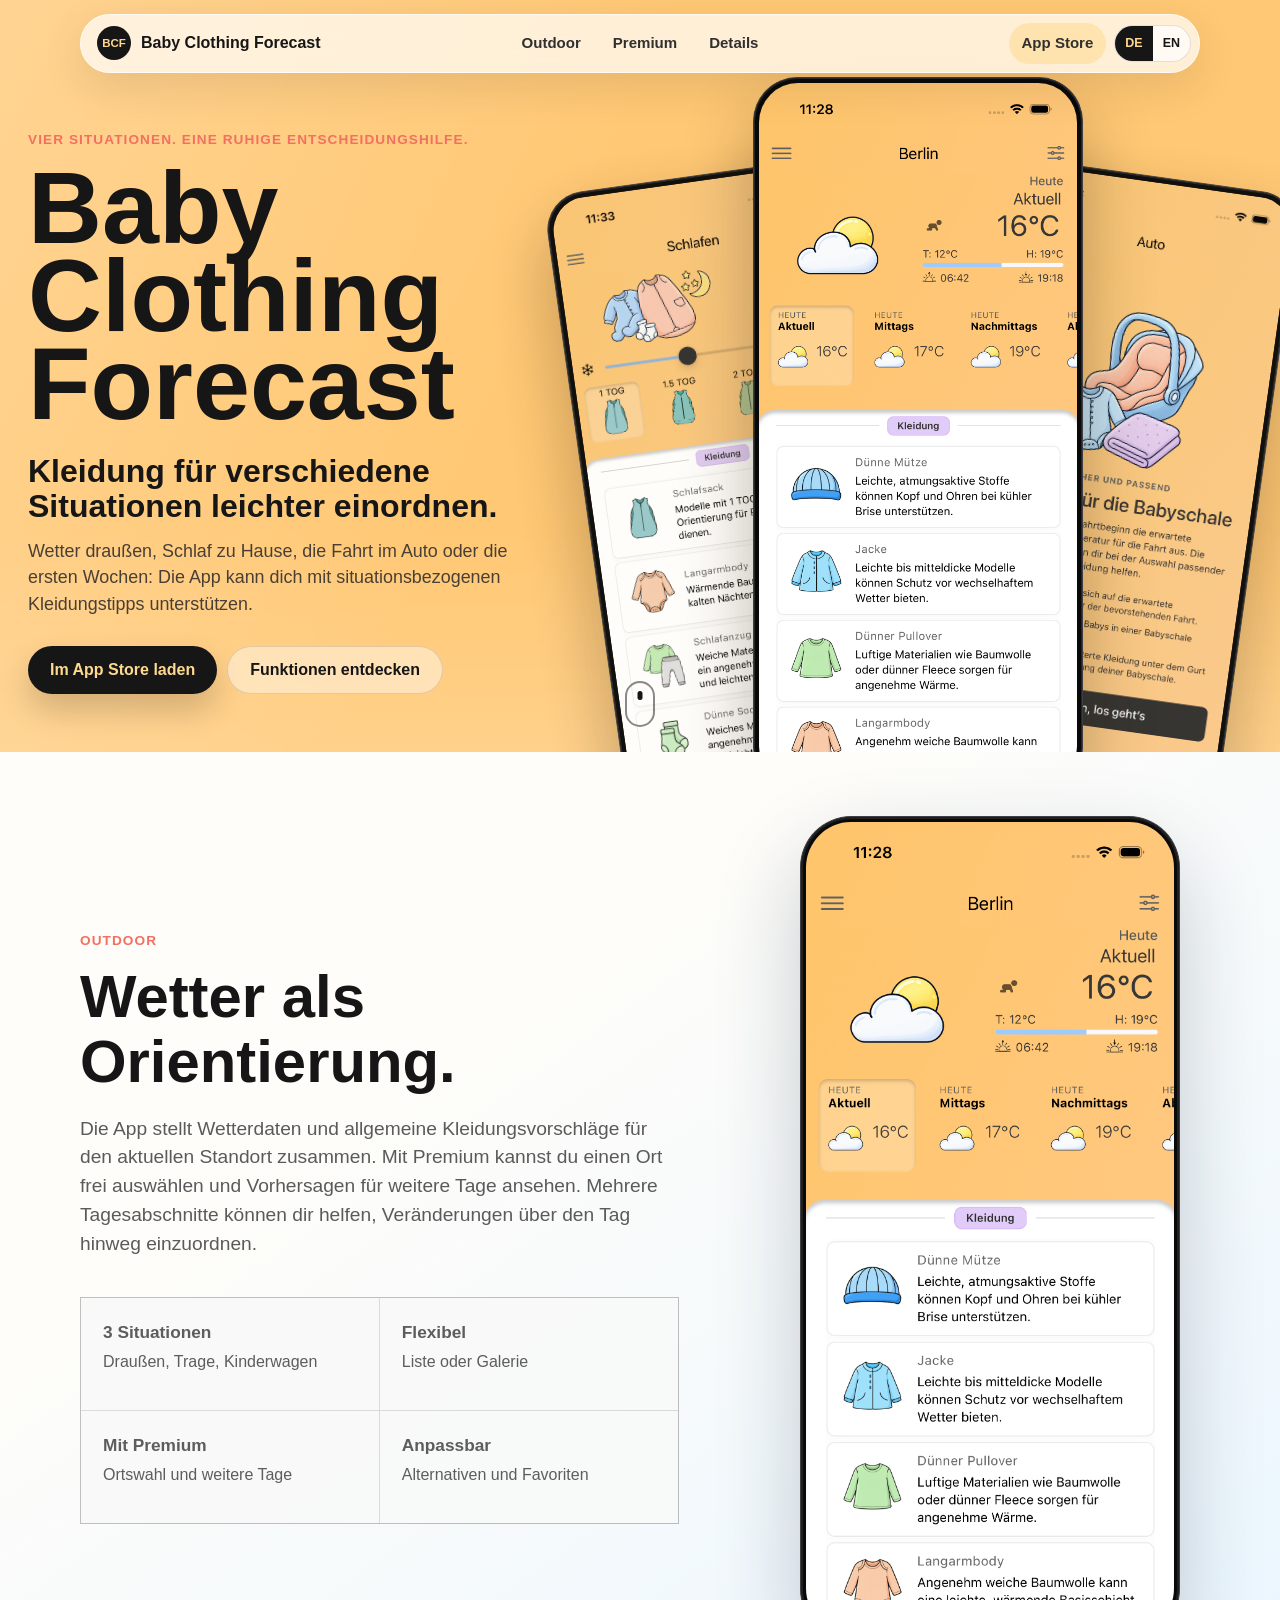
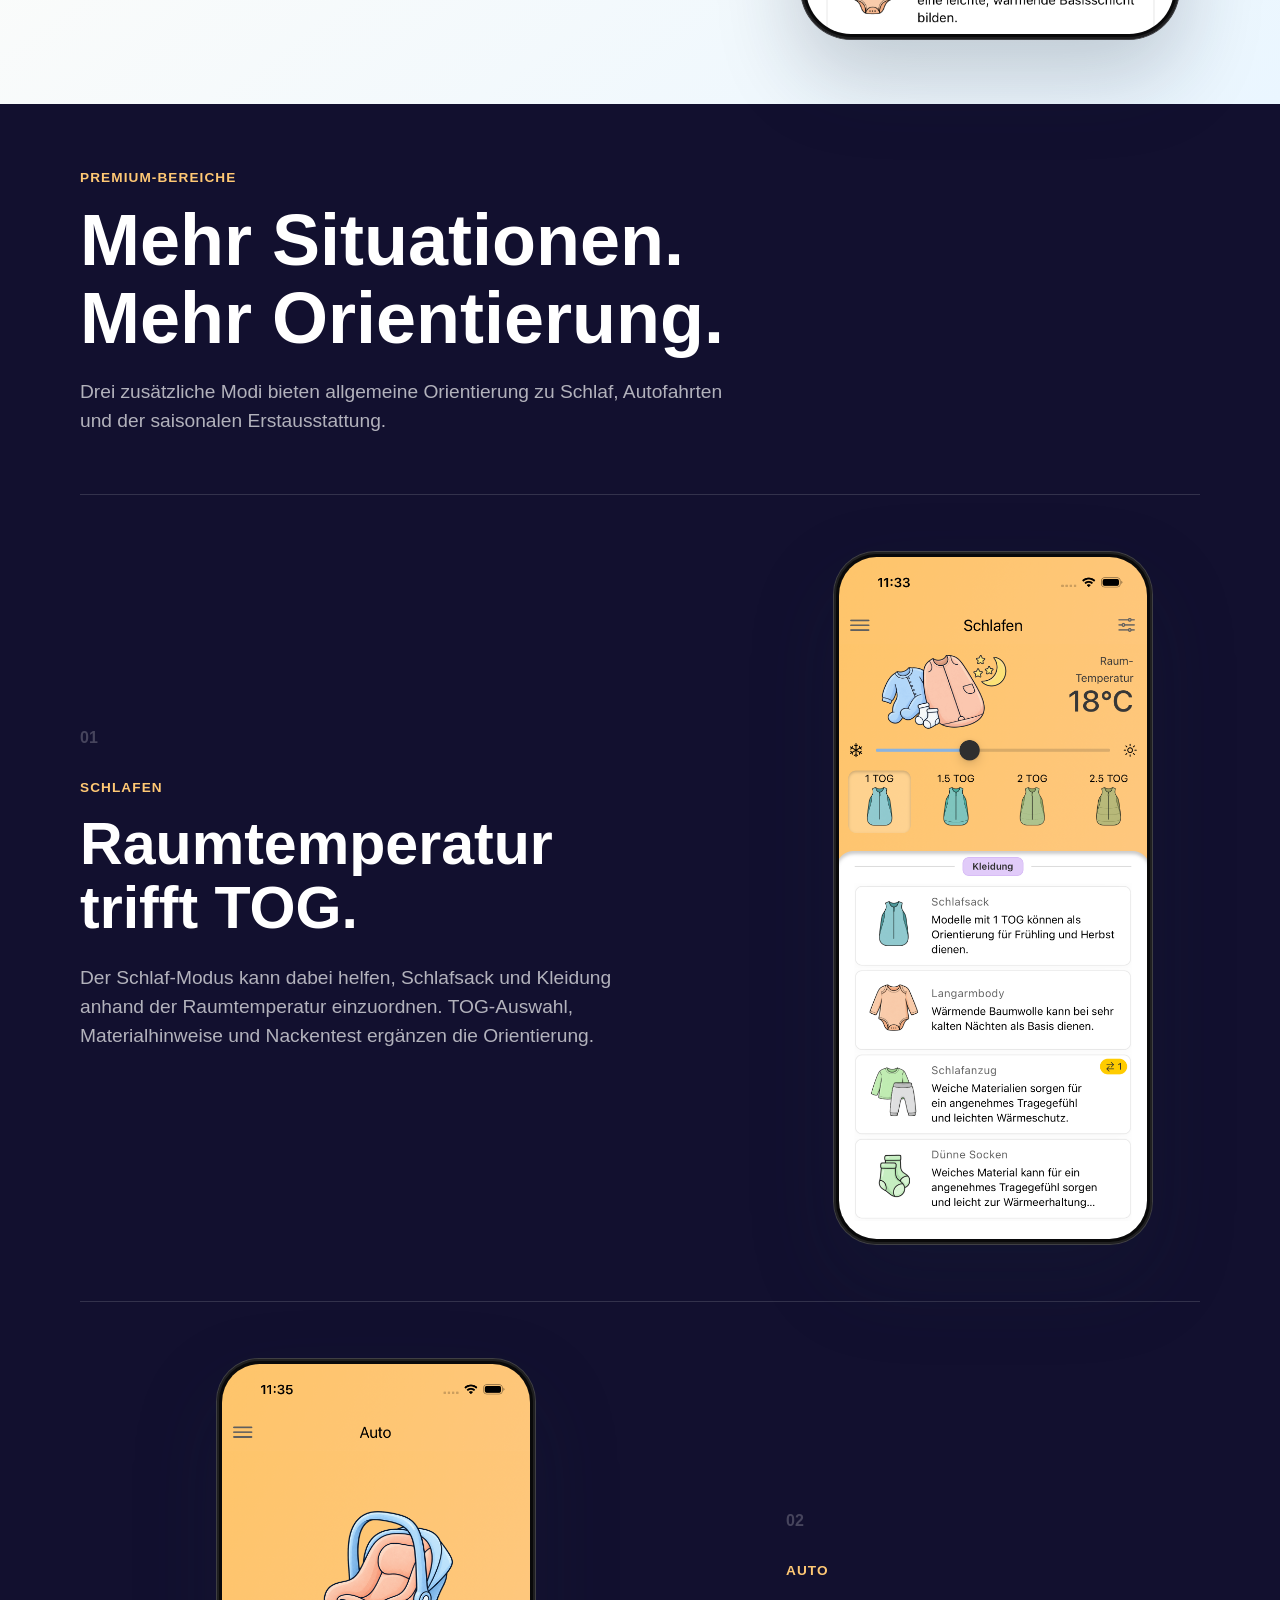
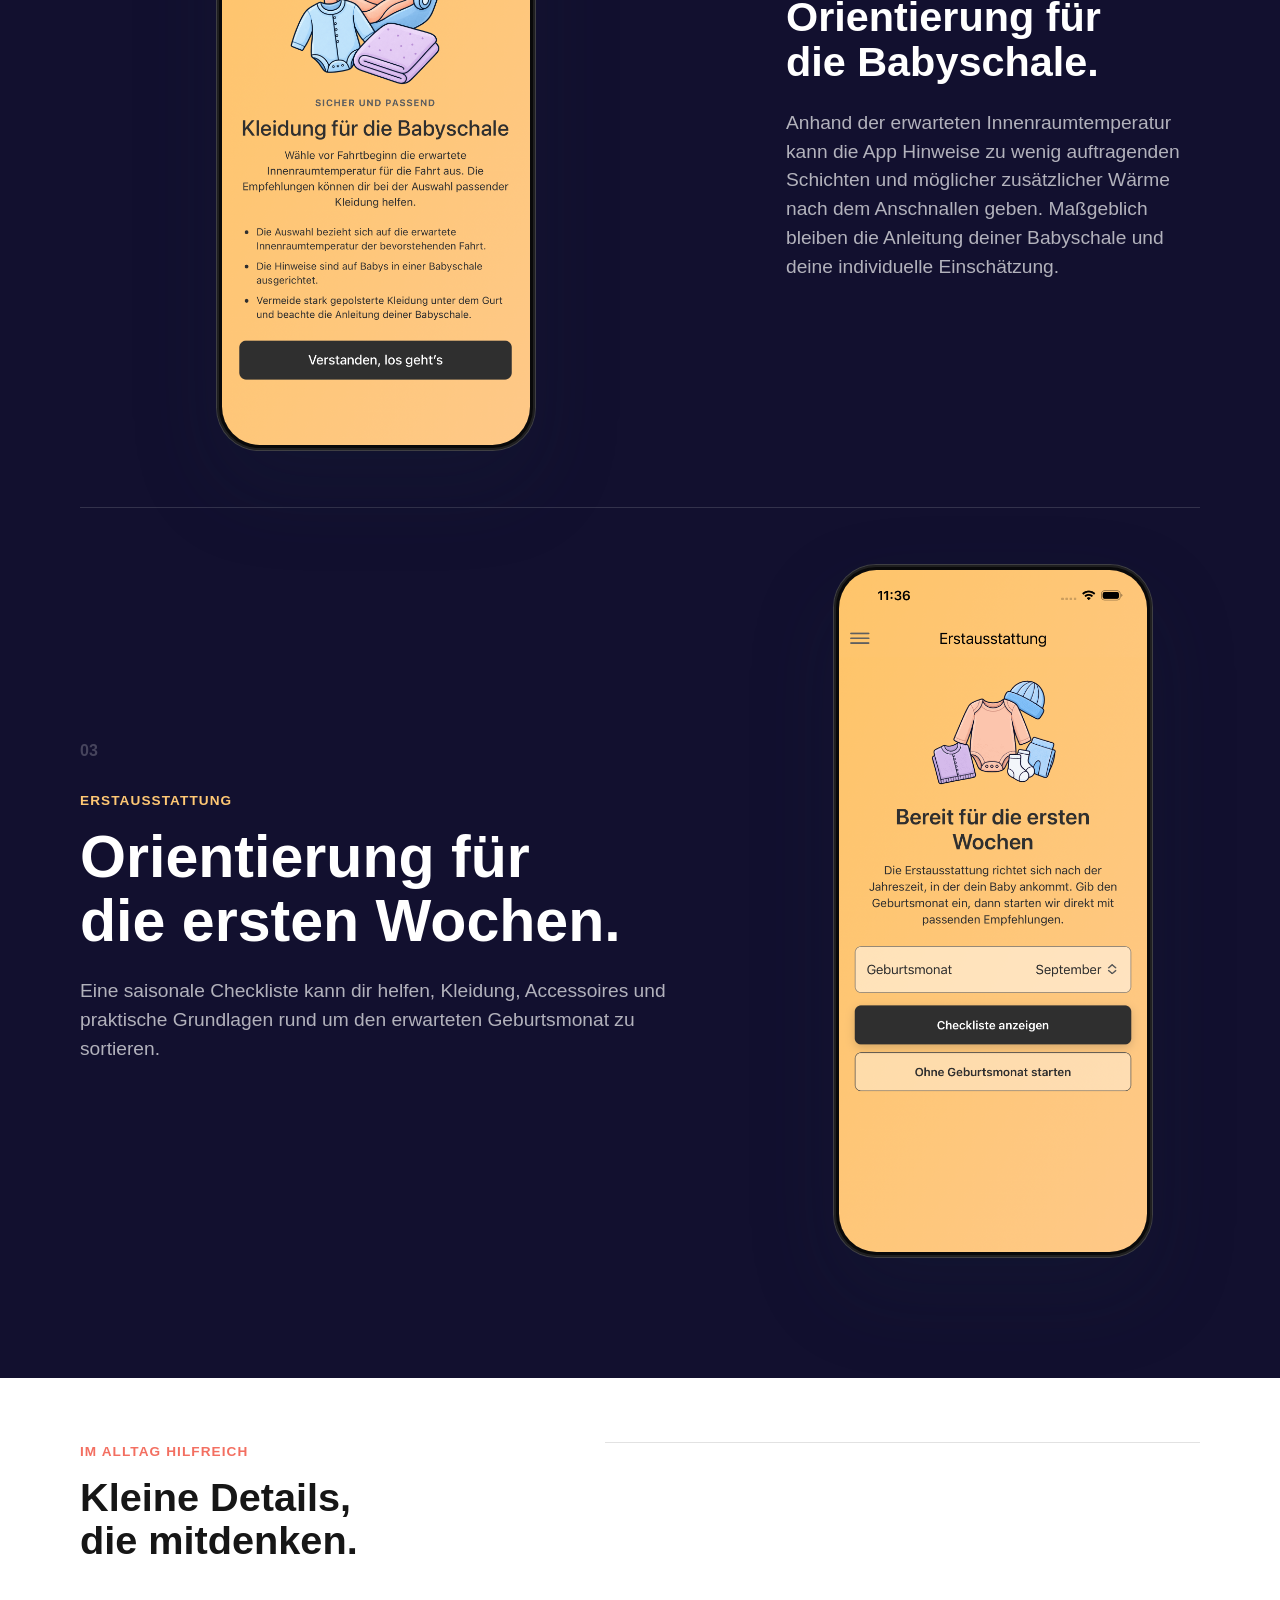
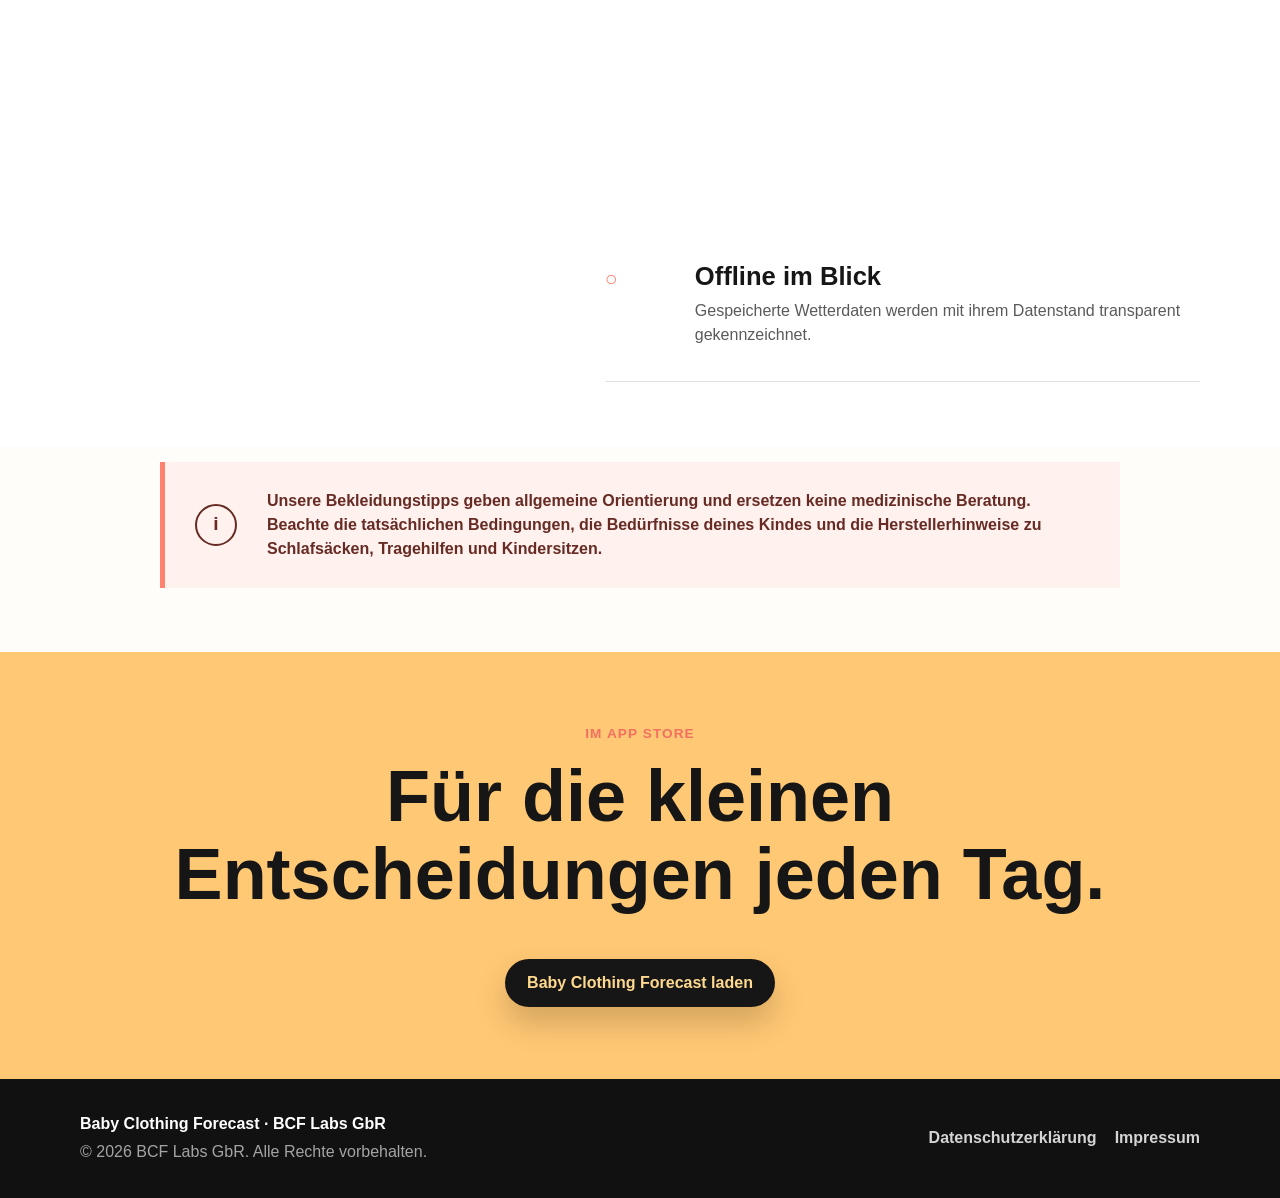
<file: index.html>
<!DOCTYPE html>
<html lang="de">
<head>
  <meta charset="UTF-8" />
  <meta name="google-site-verification" content="-OCygbhQwY42qij0_HAa4JNe56bHr0No_TyTomhnrOM" />
  <meta name="viewport" content="width=device-width, initial-scale=1.0" />
  <title>Baby Clothing Forecast</title>
  <meta name="description" content="Orientierung bei der Kleiderwahl für Wetter, Schlaf, Autofahrten und die Erstausstattung deines Babys." />
  <meta name="referrer" content="no-referrer" />
  <link rel="stylesheet" href="assets/site.css" />
</head>
<body class="home-page home-v2">
  <header class="site-header" data-site-header>
    <a class="brand" href="index.html" aria-label="Baby Clothing Forecast Startseite"><span class="brand-mark">BCF</span><span>Baby Clothing Forecast</span></a>
    <nav class="site-nav" aria-label="Hauptnavigation"><a href="#outdoor">Outdoor</a><a href="#premium">Premium</a><a href="#details">Details</a></nav>
    <div class="header-actions"><a class="nav-download" href="https://apps.apple.com/app/apple-store/id6738199616?pt=127446149&ct=Webpage&mt=8">App Store</a><div class="language-toggle" aria-label="Sprachauswahl / Language switcher"><button type="button" data-set-lang="de" class="active">DE</button><button type="button" data-set-lang="en">EN</button></div></div>
  </header>
  <main>
    <section class="hero-v2 section-full">
      <div class="hero-v2-copy reveal">
        <p class="eyebrow"><span class="lang-de">Vier Situationen. Eine ruhige Entscheidungshilfe.</span><span class="lang-en">Four situations. One calm guide.</span></p>
        <h1>Baby Clothing<br />Forecast</h1>
        <p class="hero-lead"><span class="lang-de">Kleidung für verschiedene Situationen leichter einordnen.</span><span class="lang-en">Assess clothing for different situations a little more easily.</span></p>
        <p class="hero-support"><span class="lang-de">Wetter draußen, Schlaf zu Hause, die Fahrt im Auto oder die ersten Wochen: Die App kann dich mit situationsbezogenen Kleidungstipps unterstützen.</span><span class="lang-en">Weather outside, sleep at home, car journeys or the first weeks: the app can support you with clothing tips for each situation.</span></p>
        <div class="hero-ctas"><a class="primary-cta" href="https://apps.apple.com/app/apple-store/id6738199616?pt=127446149&ct=Webpage&mt=8"><span class="lang-de">Im App Store laden</span><span class="lang-en">Download on the App Store</span></a><a class="secondary-cta" href="#outdoor"><span class="lang-de">Funktionen entdecken</span><span class="lang-en">Explore features</span></a></div>
      </div>
      <div class="hero-stage" aria-label="Aktuelle Ansichten der Baby Clothing Forecast App">
        <div class="device device-back device-sleep"><div class="device-screen"><img src="assets/app-sleep-current.png" alt="Aktueller Schlaf-Modus mit Raumtemperatur und TOG-Auswahl" /></div></div>
        <div class="device device-back device-car"><div class="device-screen"><img src="assets/app-car-current.png" alt="Aktueller Auto-Modus mit Kleidungstipps für die Babyschale" /></div></div>
        <div class="device device-main"><div class="device-screen"><img src="assets/app-outdoor-current.png" alt="Aktuelle Outdoor-Ansicht mit Wetter und Kleidungstipps" /></div></div>
      </div>
      <a class="scroll-cue" href="#outdoor" aria-label="Zu Outdoor scrollen"><span></span></a>
    </section>

    <section id="outdoor" class="product-chapter outdoor-chapter section-full">
      <div class="chapter-copy reveal">
        <p class="eyebrow">Outdoor</p><h2><span class="lang-de">Wetter als Orientierung.</span><span class="lang-en">Weather as guidance.</span></h2>
        <p><span class="lang-de">Die App stellt Wetterdaten und allgemeine Kleidungsvorschläge für den aktuellen Standort zusammen. Mit Premium kannst du einen Ort frei auswählen und Vorhersagen für weitere Tage ansehen. Mehrere Tagesabschnitte können dir helfen, Veränderungen über den Tag hinweg einzuordnen.</span><span class="lang-en">The app brings together weather data and general clothing suggestions for your current location. Premium lets you choose another place and view forecasts for later days. Several day intervals can help you assess changes throughout the day.</span></p>
        <div class="fact-grid">
          <div><strong><span class="lang-de">3 Situationen</span><span class="lang-en">3 situations</span></strong><span><span class="lang-de">Draußen, Trage, Kinderwagen</span><span class="lang-en">Outdoors, carrier, stroller</span></span></div>
          <div><strong><span class="lang-de">Flexibel</span><span class="lang-en">Flexible</span></strong><span><span class="lang-de">Liste oder Galerie</span><span class="lang-en">List or gallery</span></span></div>
          <div><strong><span class="lang-de">Mit Premium</span><span class="lang-en">With Premium</span></strong><span><span class="lang-de">Ortswahl und weitere Tage</span><span class="lang-en">Place search and later days</span></span></div>
          <div><strong><span class="lang-de">Anpassbar</span><span class="lang-en">Adaptable</span></strong><span><span class="lang-de">Alternativen und Favoriten</span><span class="lang-en">Alternatives and favourites</span></span></div>
        </div>
      </div>
      <div class="chapter-device reveal"><div class="device device-full"><div class="device-screen"><img src="assets/app-outdoor-current.png" alt="Outdoor-Ansicht der App für Hamburg" /></div></div></div>
    </section>

    <section id="premium" class="premium-suite">
      <div class="premium-intro reveal"><p class="eyebrow"><span class="lang-de">Premium-Bereiche</span><span class="lang-en">Premium modes</span></p><h2><span class="lang-de">Mehr Situationen.<br />Mehr Orientierung.</span><span class="lang-en">More situations.<br />More guidance.</span></h2><p><span class="lang-de">Drei zusätzliche Modi bieten allgemeine Orientierung zu Schlaf, Autofahrten und der saisonalen Erstausstattung.</span><span class="lang-en">Three additional modes offer general guidance for sleep, car journeys and seasonal initial equipment.</span></p></div>
      <article id="sleep" class="premium-story story-sleep">
        <div class="story-copy reveal"><span class="story-index">01</span><p class="eyebrow"><span class="lang-de">Schlafen</span><span class="lang-en">Sleep</span></p><h3><span class="lang-de">Raumtemperatur trifft TOG.</span><span class="lang-en">Room temperature meets TOG.</span></h3><p><span class="lang-de">Der Schlaf-Modus kann dabei helfen, Schlafsack und Kleidung anhand der Raumtemperatur einzuordnen. TOG-Auswahl, Materialhinweise und Nackentest ergänzen die Orientierung.</span><span class="lang-en">Sleep Mode can help assess sleeping bags and clothing based on room temperature. TOG selection, material notes and the neck test add context.</span></p></div>
        <div class="story-device reveal"><div class="device device-full"><div class="device-screen"><img src="assets/app-sleep-current.png" alt="Schlaf-Modus mit 18 Grad Raumtemperatur" /></div></div></div>
      </article>
      <article id="car" class="premium-story story-car">
        <div class="story-copy reveal"><span class="story-index">02</span><p class="eyebrow"><span class="lang-de">Auto</span><span class="lang-en">Car</span></p><h3><span class="lang-de">Orientierung für die Babyschale.</span><span class="lang-en">Guidance for the infant carrier.</span></h3><p><span class="lang-de">Anhand der erwarteten Innenraumtemperatur kann die App Hinweise zu wenig auftragenden Schichten und möglicher zusätzlicher Wärme nach dem Anschnallen geben. Maßgeblich bleiben die Anleitung deiner Babyschale und deine individuelle Einschätzung.</span><span class="lang-en">Based on the expected cabin temperature, the app can provide guidance on low-bulk layers and possible additional warmth after buckling. Your infant carrier instructions and individual assessment remain decisive.</span></p></div>
        <div class="story-device reveal"><div class="device device-full"><div class="device-screen"><img src="assets/app-car-current.png" alt="Auto-Modus mit Empfehlungen bei 20 Grad" /></div></div></div>
      </article>
      <article id="equipment" class="premium-story story-equipment">
        <div class="story-copy reveal"><span class="story-index">03</span><p class="eyebrow"><span class="lang-de">Erstausstattung</span><span class="lang-en">Initial equipment</span></p><h3><span class="lang-de">Orientierung für die ersten Wochen.</span><span class="lang-en">Guidance for the first weeks.</span></h3><p><span class="lang-de">Eine saisonale Checkliste kann dir helfen, Kleidung, Accessoires und praktische Grundlagen rund um den erwarteten Geburtsmonat zu sortieren.</span><span class="lang-en">A seasonal checklist can help organise clothing, accessories and practical basics around the expected birth month.</span></p></div>
        <div class="story-device reveal"><div class="device device-full"><div class="device-screen"><img src="assets/app-equipment-current.png" alt="Saisonale Checkliste für die Erstausstattung" /></div></div></div>
      </article>
    </section>

    <section id="details" class="detail-band">
      <div class="detail-heading reveal"><p class="eyebrow"><span class="lang-de">Im Alltag hilfreich</span><span class="lang-en">Useful every day</span></p><h2><span class="lang-de">Kleine Details,<br />die mitdenken.</span><span class="lang-en">Thoughtful<br />small details.</span></h2></div>
      <div class="detail-list">
        <article class="reveal"><span>↔</span><h3><span class="lang-de">Alternativen</span><span class="lang-en">Alternatives</span></h3><p><span class="lang-de">Andere Kleidungsstücke ansehen und Favoriten für später merken.</span><span class="lang-en">Explore other items and save favourites for later.</span></p></article>
        <article class="reveal"><span>◐</span><h3>Light &amp; Dark</h3><p><span class="lang-de">Die Darstellung folgt auf Wunsch dem Erscheinungsbild deines Geräts.</span><span class="lang-en">The appearance can follow your device settings.</span></p></article>
        <article class="reveal"><span>DE·EN</span><h3><span class="lang-de">Zweisprachig</span><span class="lang-en">Bilingual</span></h3><p><span class="lang-de">App und Website sind auf Deutsch und Englisch verfügbar.</span><span class="lang-en">The app and website are available in German and English.</span></p></article>
        <article class="reveal"><span>○</span><h3><span class="lang-de">Offline im Blick</span><span class="lang-en">Offline-aware</span></h3><p><span class="lang-de">Gespeicherte Wetterdaten werden mit ihrem Datenstand transparent gekennzeichnet.</span><span class="lang-en">Cached weather data is clearly marked with its update time.</span></p></article>
      </div>
    </section>
    <section class="guidance-v2 reveal" aria-label="Hinweis"><span class="guidance-mark">i</span><p><span class="lang-de">Unsere Bekleidungstipps geben allgemeine Orientierung und ersetzen keine medizinische Beratung. Beachte die tatsächlichen Bedingungen, die Bedürfnisse deines Kindes und die Herstellerhinweise zu Schlafsäcken, Tragehilfen und Kindersitzen.</span><span class="lang-en">Our clothing tips provide general guidance and do not replace medical advice. Consider the actual conditions, your child's needs and the manufacturer instructions for sleeping bags, baby carriers and child car seats.</span></p></section>
    <section id="download" class="download-v2 reveal"><p class="eyebrow"><span class="lang-de">Im App Store</span><span class="lang-en">On the App Store</span></p><h2><span class="lang-de">Für die kleinen<br />Entscheidungen jeden Tag.</span><span class="lang-en">For the small<br />choices every day.</span></h2><a class="primary-cta" href="https://apps.apple.com/app/apple-store/id6738199616?pt=127446149&ct=Webpage&mt=8"><span class="lang-de">Baby Clothing Forecast laden</span><span class="lang-en">Download Baby Clothing Forecast</span></a></section>
  </main>
  <footer class="site-footer"><div><strong>Baby Clothing Forecast · BCF Labs GbR</strong><p><span class="lang-de">&copy; 2026 BCF Labs GbR. Alle Rechte vorbehalten.</span><span class="lang-en">&copy; 2026 BCF Labs GbR. All rights reserved.</span></p></div><nav aria-label="Rechtliches / Legal"><a href="privacy.html"><span class="lang-de">Datenschutzerklärung</span><span class="lang-en">Privacy Policy</span></a><a href="impressum.html"><span class="lang-de">Impressum</span><span class="lang-en">Imprint</span></a></nav></footer>
  <script src="assets/site.js"></script>
</body>
</html>
</file>
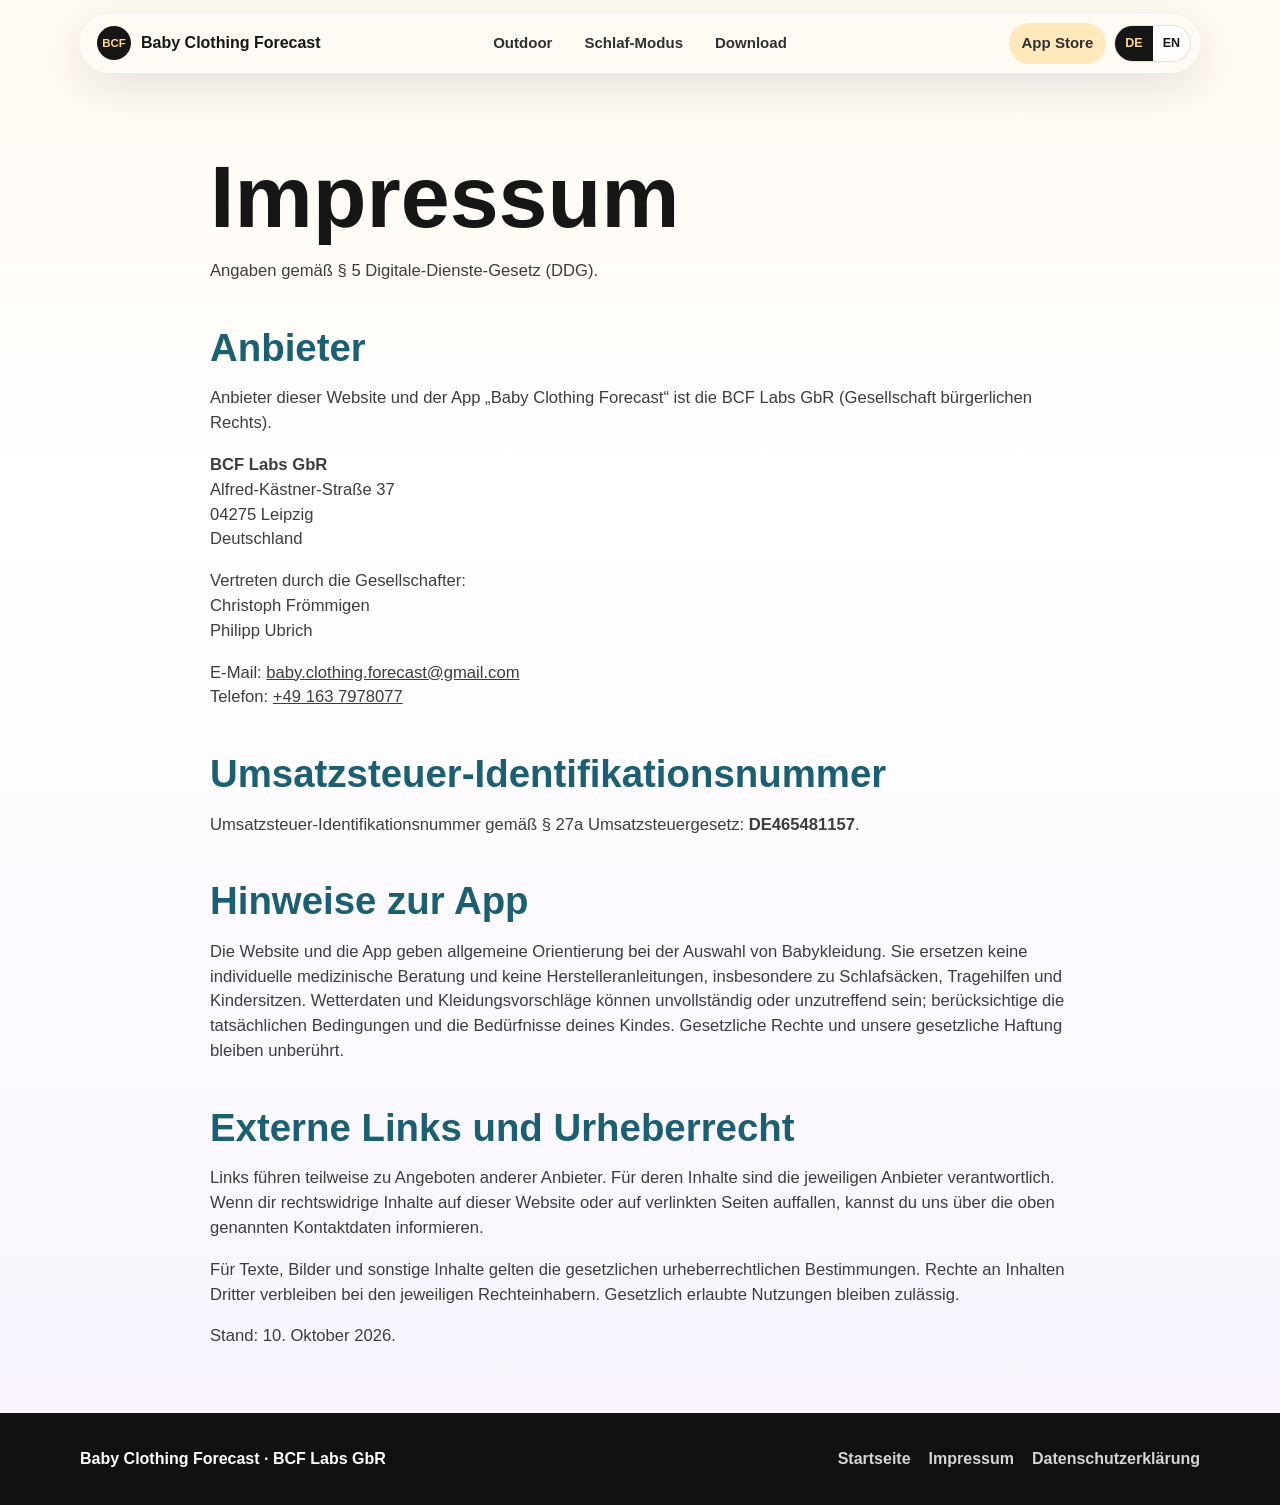
<file: impressum.html>
<!DOCTYPE html>
<html lang="de">
<head>
  <meta charset="UTF-8">
  <meta name="viewport" content="width=device-width, initial-scale=1">
  <meta name="referrer" content="no-referrer">
  <title>Impressum / Imprint · BCF Labs GbR</title>
  <link rel="stylesheet" href="assets/site.css">
</head>
<body class="legal-page">
<header class="site-header" data-site-header>
  <a class="brand" href="index.html" aria-label="Baby Clothing Forecast">
    <span class="brand-mark">BCF</span>
    <span>Baby Clothing Forecast</span>
  </a>

  <nav class="site-nav" aria-label="Navigation">
    <a href="index.html#outdoor">
      <span class="lang-de">Outdoor</span>
      <span class="lang-en">Outdoor</span>
    </a>
    <a href="index.html#sleep">
      <span class="lang-de">Schlaf-Modus</span>
      <span class="lang-en">Sleep Mode</span>
    </a>
    <a href="index.html#download">
      <span class="lang-de">Download</span>
      <span class="lang-en">Download</span>
    </a>
  </nav>

  <div class="header-actions">
    <a class="nav-download" href="https://apps.apple.com/app/apple-store/id6738199616?pt=127446149&ct=Webpage&mt=8">
      <span class="lang-de">App Store</span>
      <span class="lang-en">App Store</span>
    </a>
    <div class="language-toggle" aria-label="Sprachauswahl / Language switcher">
      <button type="button" data-set-lang="de" class="active">DE</button>
      <button type="button" data-set-lang="en">EN</button>
    </div>
  </div>
</header>
<main class="legal-content">
<h1>
  <span class="lang-de">Impressum</span>
  <span class="lang-en">Imprint</span>
</h1>
<p>
  <span class="lang-de">Angaben gemäß § 5 Digitale-Dienste-Gesetz (DDG).</span>
  <span class="lang-en">Information pursuant to section 5 of the German Digital Services Act (DDG).</span>
</p>
<h2>
  <span class="lang-de">Anbieter</span>
  <span class="lang-en">Service provider</span>
</h2>
<p>
  <span class="lang-de">Anbieter dieser Website und der App „Baby Clothing Forecast“ ist die BCF Labs GbR (Gesellschaft bürgerlichen Rechts).</span>
  <span class="lang-en">This website and the “Baby Clothing Forecast” app are provided by BCF Labs GbR, a partnership under German civil law.</span>
</p>
<p>
  <strong>BCF Labs GbR</strong><br>
  Alfred-Kästner-Straße 37<br>
  04275 Leipzig<br>
  <span class="lang-de">Deutschland</span><span class="lang-en">Germany</span>
</p>
<p>
  <span class="lang-de">Vertreten durch die Gesellschafter:</span>
  <span class="lang-en">Represented by the partners:</span><br>
  Christoph Frömmigen<br>
  Philipp Ubrich
</p>
<p>
  E-Mail: <a href="mailto:baby.clothing.forecast@gmail.com">baby.clothing.forecast@gmail.com</a><br>
  <span class="lang-de">Telefon:</span><span class="lang-en">Phone:</span>
  <a href="tel:+491637978077">+49 163 7978077</a>
</p>
<h2>
  <span class="lang-de">Umsatzsteuer-Identifikationsnummer</span>
  <span class="lang-en">VAT identification number</span>
</h2>
<p>
  <span class="lang-de">Umsatzsteuer-Identifikationsnummer gemäß § 27a Umsatzsteuergesetz: <strong>DE465481157</strong>.</span>
  <span class="lang-en">VAT identification number pursuant to section 27a of the German VAT Act: <strong>DE465481157</strong>.</span>
</p>
<h2>
  <span class="lang-de">Hinweise zur App</span>
  <span class="lang-en">About the app</span>
</h2>
<p>
  <span class="lang-de">Die Website und die App geben allgemeine Orientierung bei der Auswahl von Babykleidung. Sie ersetzen keine individuelle medizinische Beratung und keine Herstelleranleitungen, insbesondere zu Schlafsäcken, Tragehilfen und Kindersitzen. Wetterdaten und Kleidungsvorschläge können unvollständig oder unzutreffend sein; berücksichtige die tatsächlichen Bedingungen und die Bedürfnisse deines Kindes. Gesetzliche Rechte und unsere gesetzliche Haftung bleiben unberührt.</span>
  <span class="lang-en">The website and app provide general guidance on choosing baby clothing. They do not replace individual medical advice or manufacturer instructions, particularly for sleeping bags, baby carriers and child car seats. Weather data and clothing suggestions may be incomplete or inaccurate; consider the actual conditions and your child’s needs. Your statutory rights and our statutory liability remain unaffected.</span>
</p>
<h2>
  <span class="lang-de">Externe Links und Urheberrecht</span>
  <span class="lang-en">External links and copyright</span>
</h2>
<p>
  <span class="lang-de">Links führen teilweise zu Angeboten anderer Anbieter. Für deren Inhalte sind die jeweiligen Anbieter verantwortlich. Wenn dir rechtswidrige Inhalte auf dieser Website oder auf verlinkten Seiten auffallen, kannst du uns über die oben genannten Kontaktdaten informieren.</span>
  <span class="lang-en">Some links lead to services provided by third parties, who are responsible for their own content. If you notice unlawful content on this website or on linked pages, you can contact us using the details above.</span>
</p>
<p>
  <span class="lang-de">Für Texte, Bilder und sonstige Inhalte gelten die gesetzlichen urheberrechtlichen Bestimmungen. Rechte an Inhalten Dritter verbleiben bei den jeweiligen Rechteinhabern. Gesetzlich erlaubte Nutzungen bleiben zulässig.</span>
  <span class="lang-en">Texts, images and other content are subject to applicable copyright law. Rights in third-party content remain with their respective holders. Uses permitted by law remain permitted.</span>
</p>
<p>
  <span class="lang-de">Stand: 10. Oktober 2026.</span>
  <span class="lang-en">Last updated: 10 October 2026.</span>
</p>
</main>
<footer class="site-footer">
  <div><strong>Baby Clothing Forecast · BCF Labs GbR</strong></div>
  <nav aria-label="Rechtliches / Legal">
    <a href="index.html"><span class="lang-de">Startseite</span><span class="lang-en">Home</span></a>
    <a href="impressum.html"><span class="lang-de">Impressum</span><span class="lang-en">Imprint</span></a>
    <a href="privacy.html"><span class="lang-de">Datenschutzerklärung</span><span class="lang-en">Privacy Policy</span></a>
  </nav>
</footer>
<script src="assets/site.js"></script>
</body>
</html>
</file>
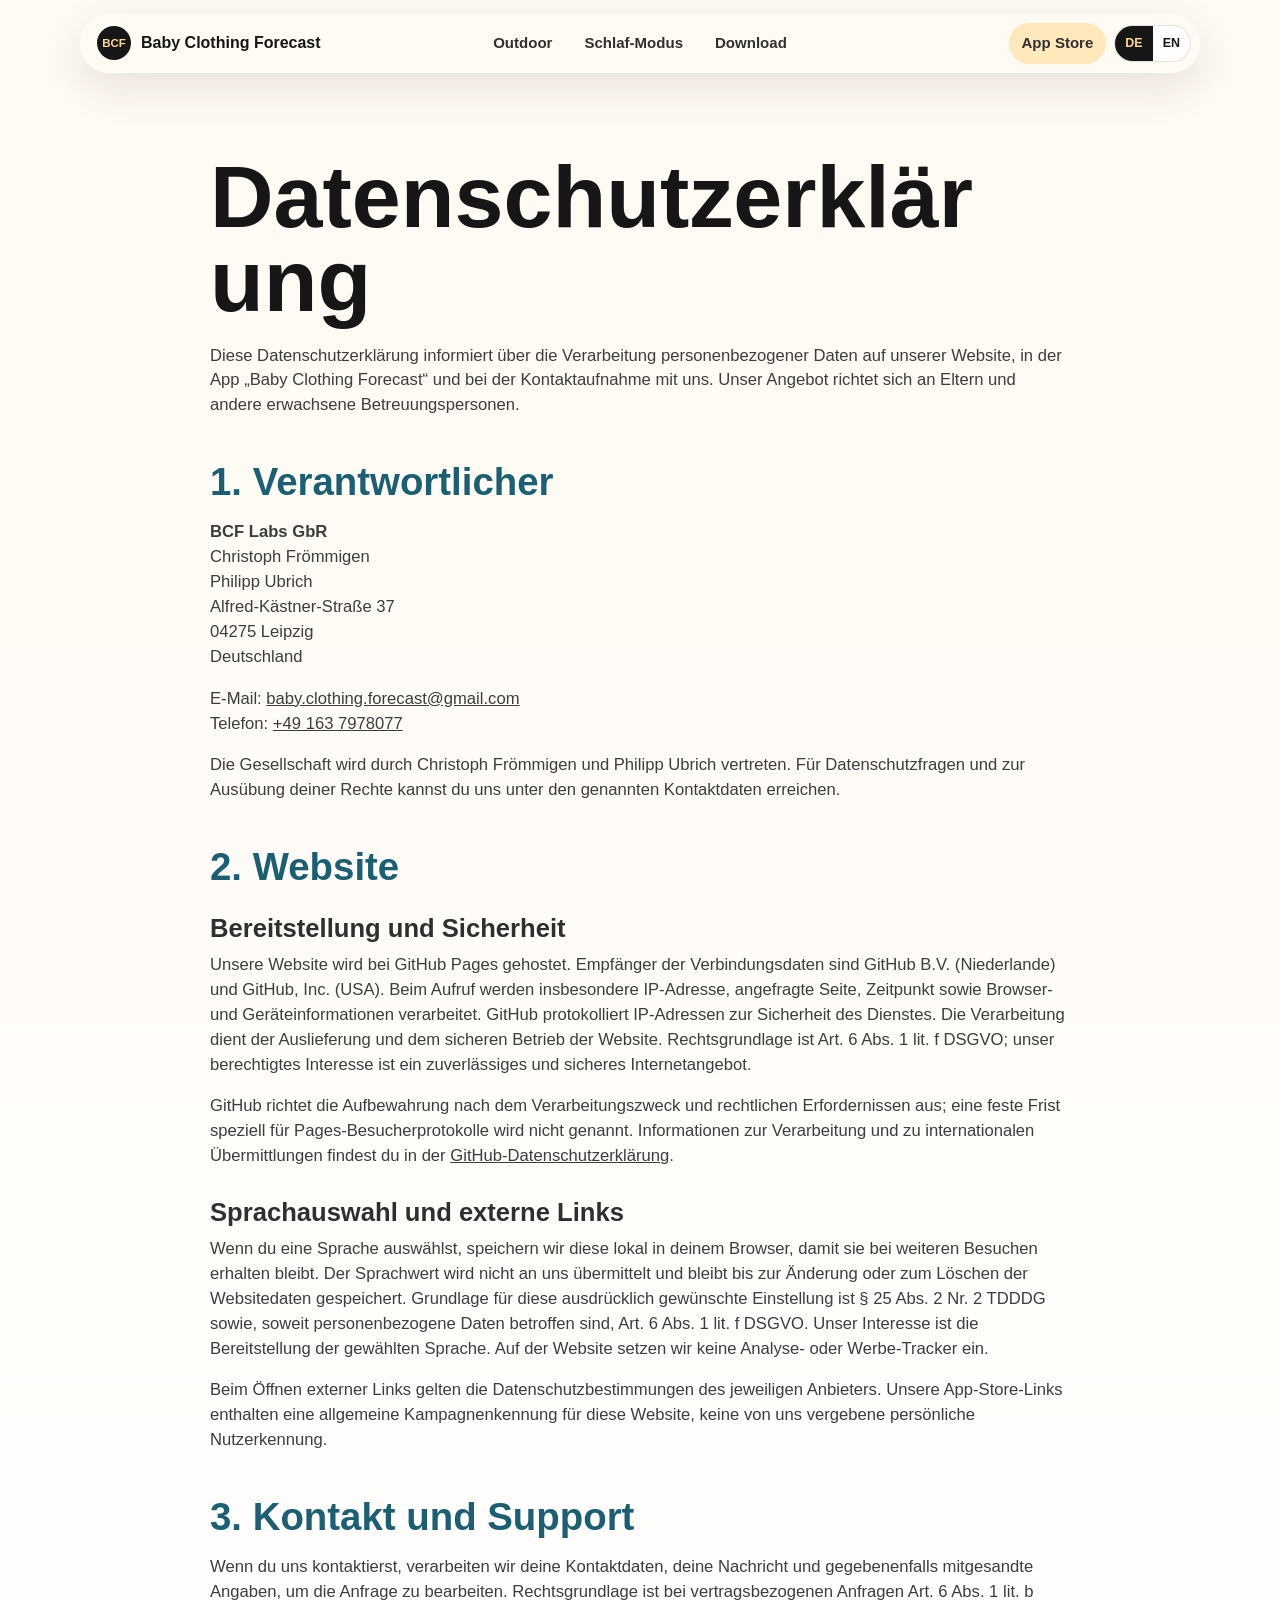
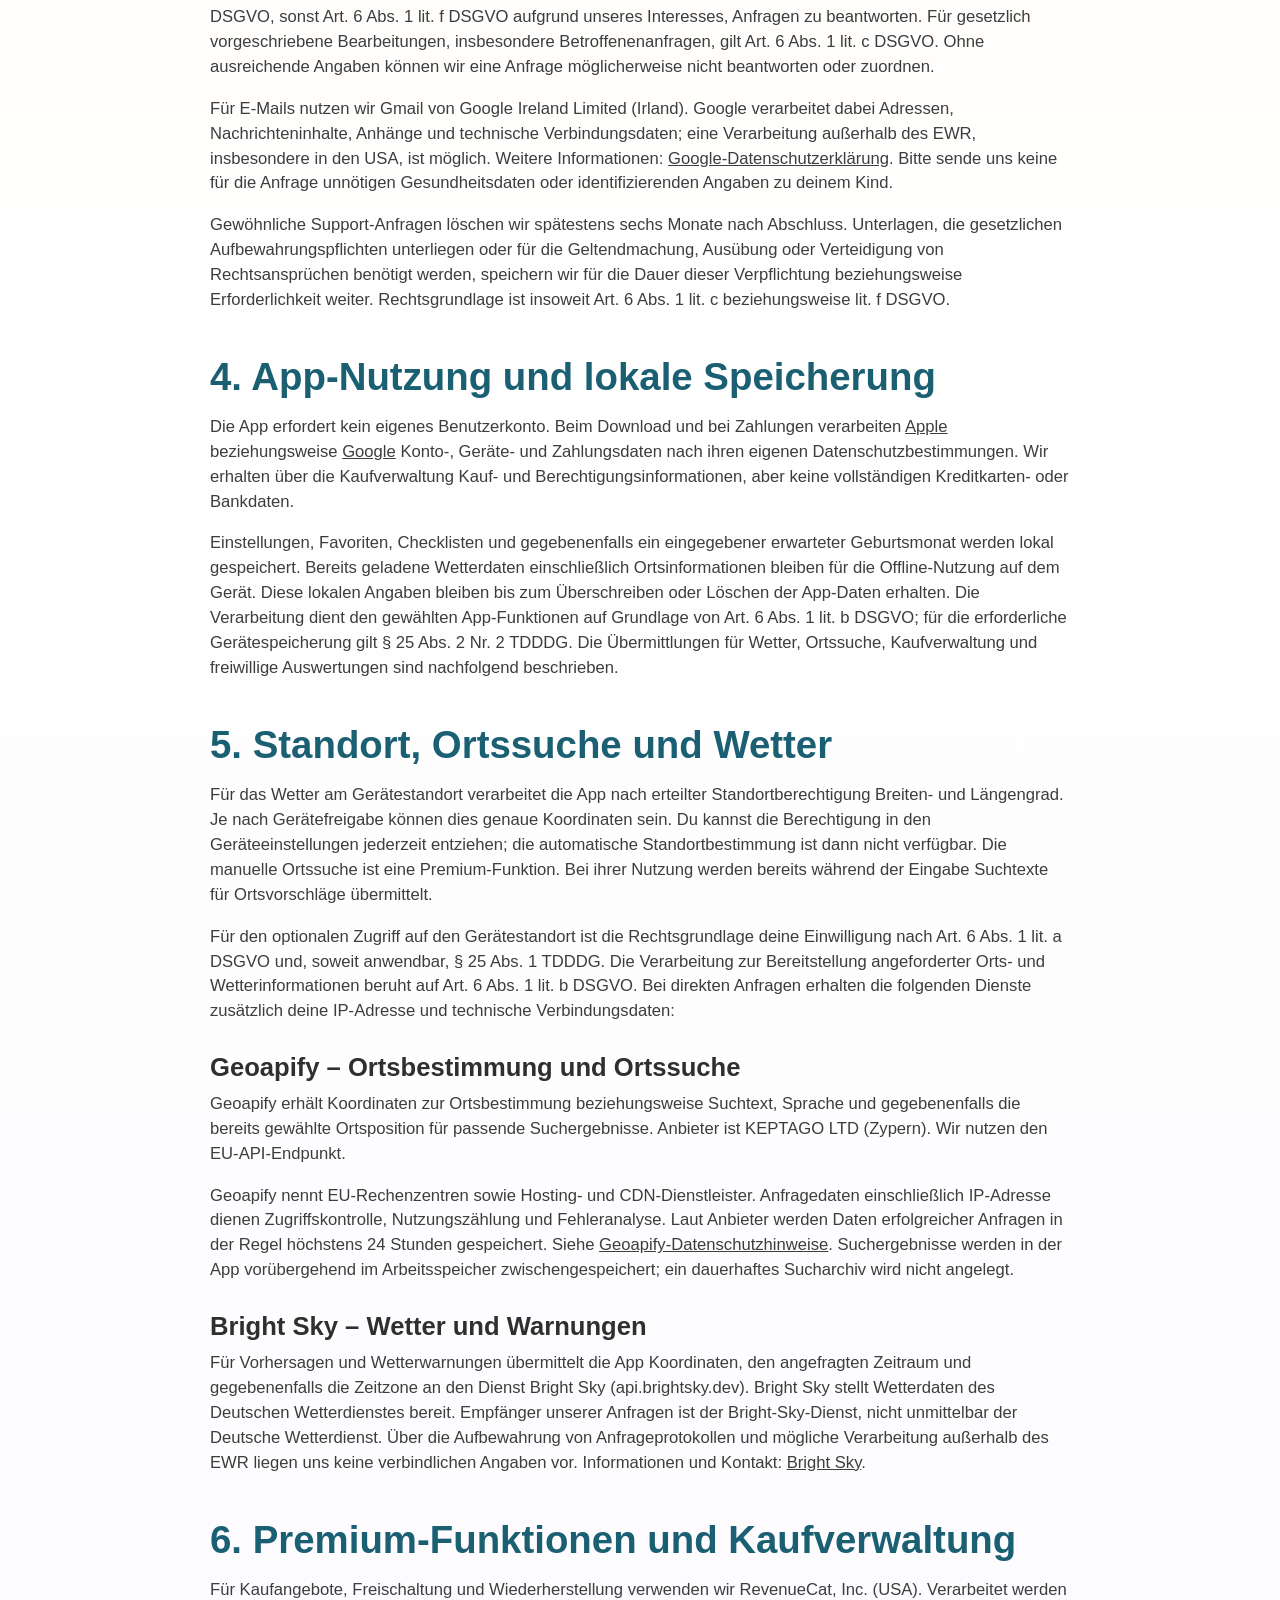
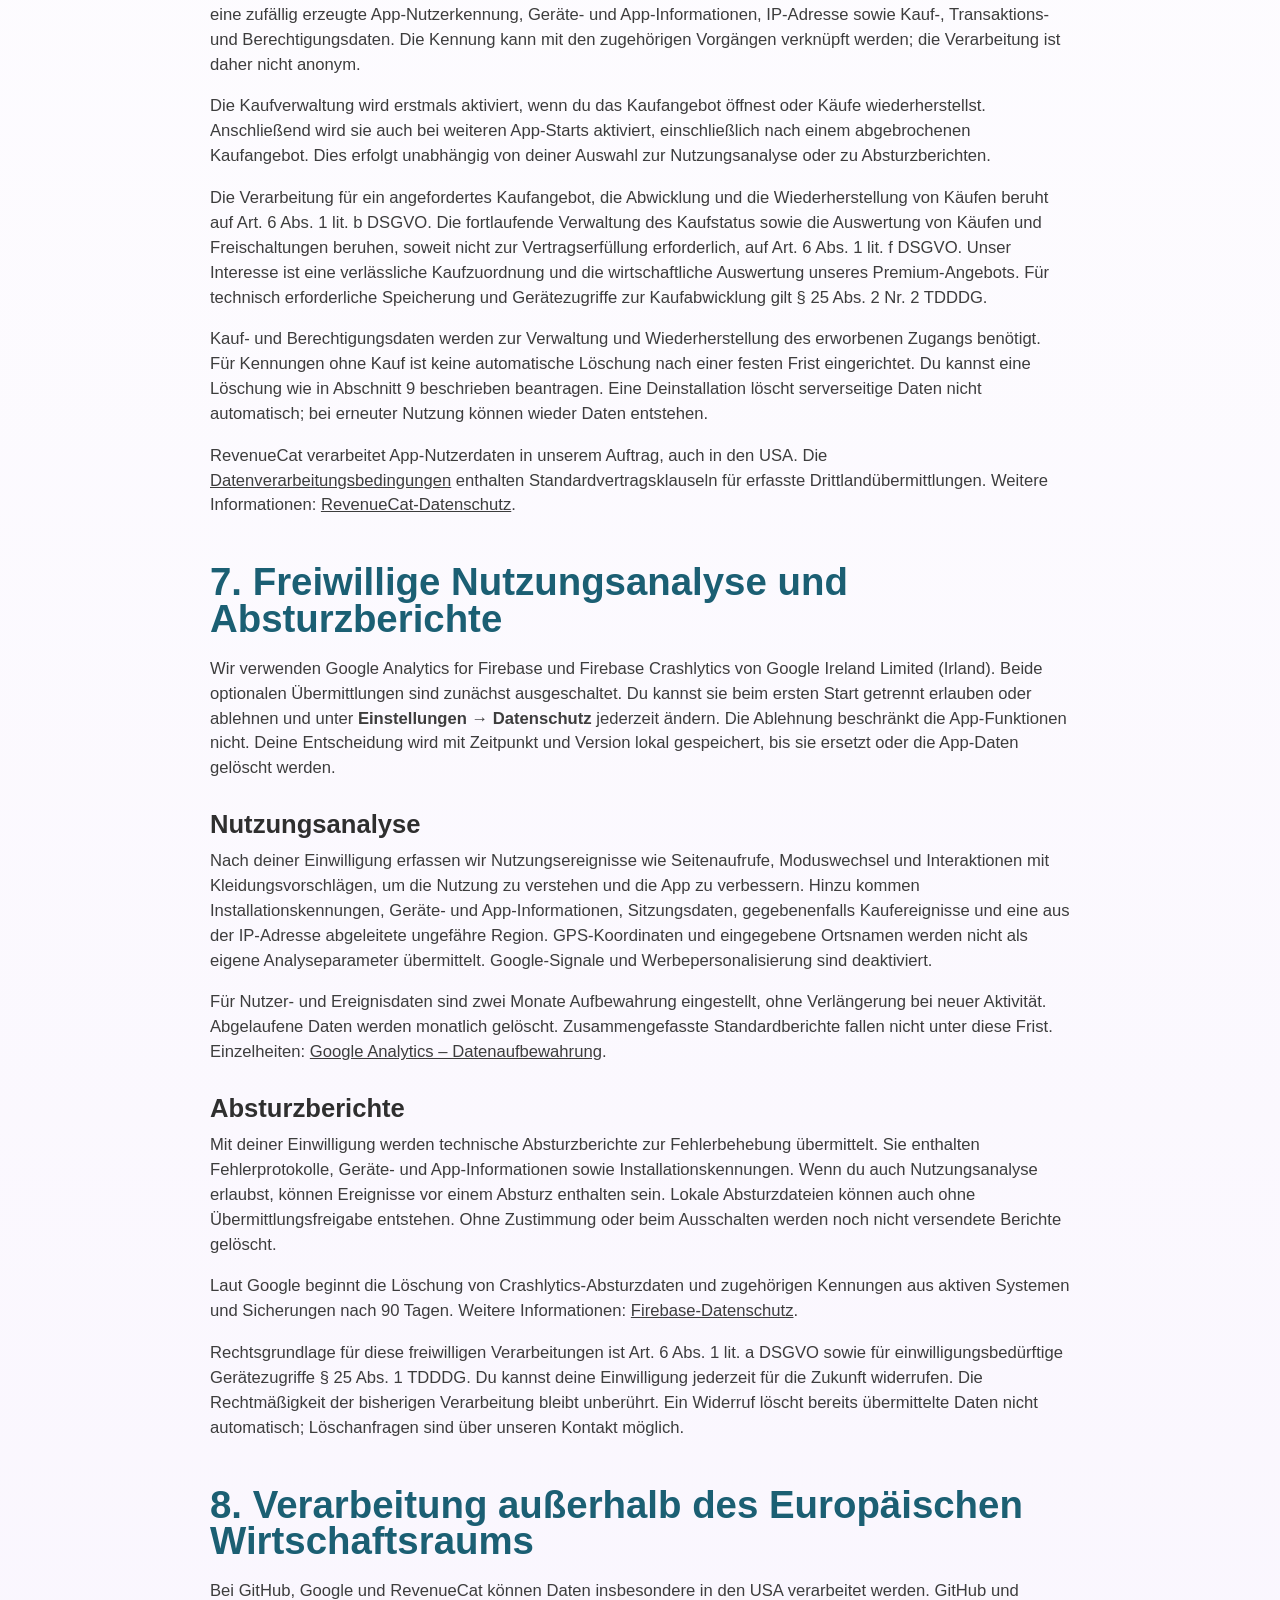
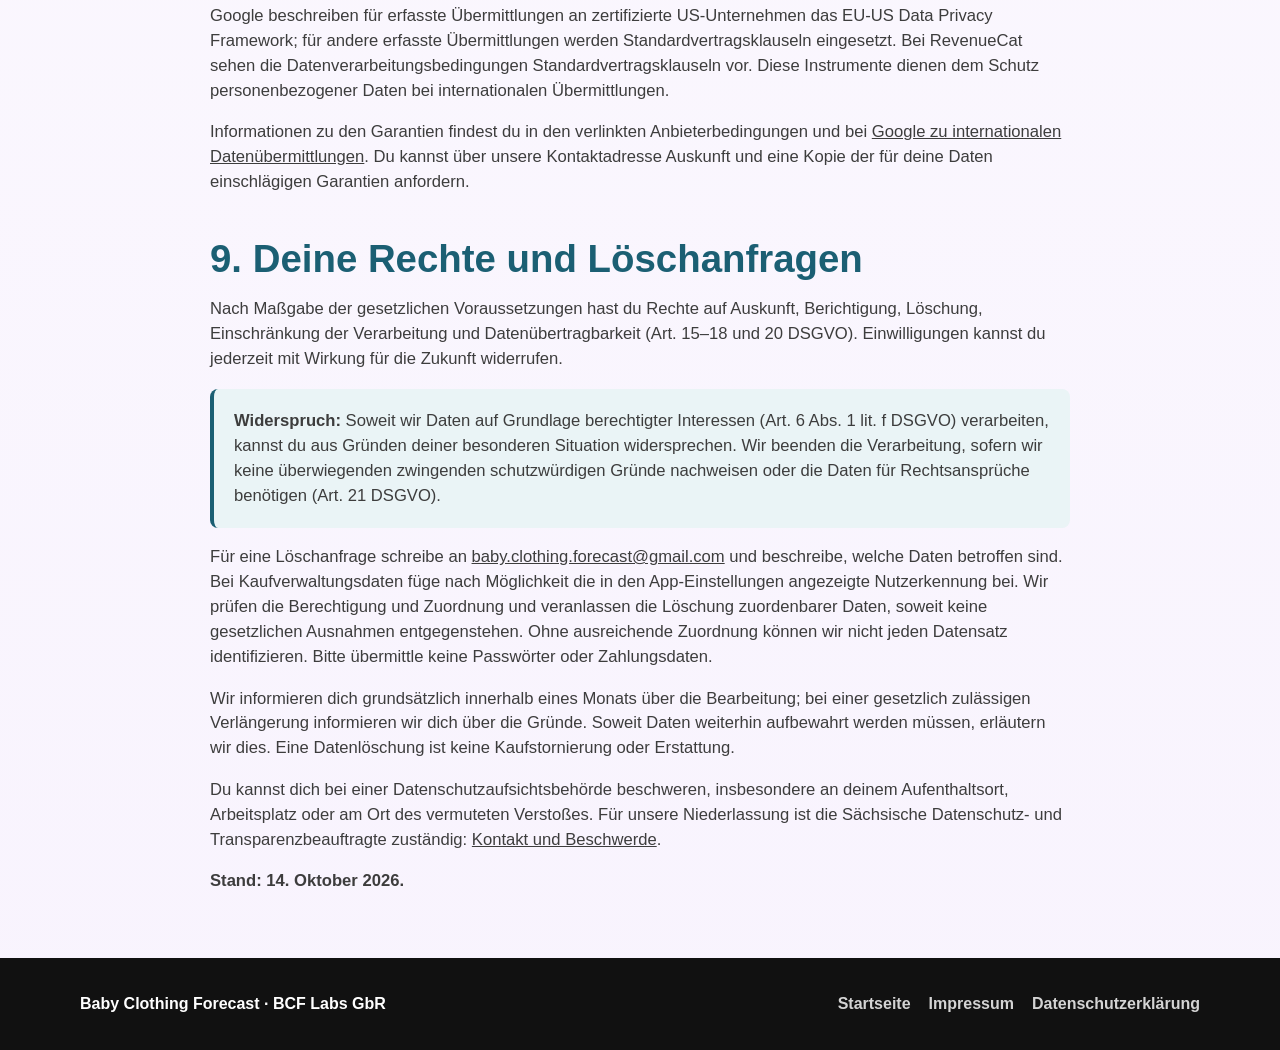
<file: privacy.html>
<!DOCTYPE html>
<html lang="de">
<head>
  <meta charset="UTF-8">
  <meta name="viewport" content="width=device-width, initial-scale=1">
  <meta name="referrer" content="no-referrer">
  <title>Datenschutzerklärung / Privacy Policy · BCF Labs GbR</title>
  <link rel="stylesheet" href="assets/site.css">
  <link rel="stylesheet" href="assets/privacy.css">
</head>
<body class="legal-page">
<header class="site-header" data-site-header>
  <a class="brand" href="index.html" aria-label="Baby Clothing Forecast">
    <span class="brand-mark">BCF</span>
    <span>Baby Clothing Forecast</span>
  </a>

  <nav class="site-nav" aria-label="Navigation">
    <a href="index.html#outdoor">
      <span class="lang-de">Outdoor</span>
      <span class="lang-en">Outdoor</span>
    </a>
    <a href="index.html#sleep">
      <span class="lang-de">Schlaf-Modus</span>
      <span class="lang-en">Sleep Mode</span>
    </a>
    <a href="index.html#download">
      <span class="lang-de">Download</span>
      <span class="lang-en">Download</span>
    </a>
  </nav>

  <div class="header-actions">
    <a class="nav-download" href="https://apps.apple.com/app/apple-store/id6738199616?pt=127446149&ct=Webpage&mt=8">
      <span class="lang-de">App Store</span>
      <span class="lang-en">App Store</span>
    </a>
    <div class="language-toggle" aria-label="Sprachauswahl / Language switcher">
      <button type="button" data-set-lang="de" class="active">DE</button>
      <button type="button" data-set-lang="en">EN</button>
    </div>
  </div>
</header>
<main class="legal-content">
<h1>
  <span class="lang-de">Datenschutzerklärung</span>
  <span class="lang-en">Privacy Policy</span>
</h1>
<p>
  <span class="lang-de">Diese Datenschutzerklärung informiert über die Verarbeitung personenbezogener Daten auf unserer Website, in der App „Baby Clothing Forecast“ und bei der Kontaktaufnahme mit uns. Unser Angebot richtet sich an Eltern und andere erwachsene Betreuungspersonen.</span>
  <span class="lang-en">This policy explains how personal data is processed on our website, in the “Baby Clothing Forecast” app and when you contact us. Our service is intended for parents and other adult caregivers.</span>
</p>
<h2 id="controller">
  <span class="lang-de">1. Verantwortlicher</span>
  <span class="lang-en">1. Controller</span>
</h2>
<p><strong>BCF Labs GbR</strong><br>
Christoph Frömmigen<br>Philipp Ubrich<br>
Alfred-Kästner-Straße 37<br>04275 Leipzig<br>
<span class="lang-de">Deutschland</span><span class="lang-en">Germany</span></p>
<p>E-Mail: <a href="mailto:baby.clothing.forecast@gmail.com">baby.clothing.forecast@gmail.com</a><br>
<span class="lang-de">Telefon:</span><span class="lang-en">Phone:</span> <a href="tel:+491637978077">+49 163 7978077</a></p>
<p>
  <span class="lang-de">Die Gesellschaft wird durch Christoph Frömmigen und Philipp Ubrich vertreten. Für Datenschutzfragen und zur Ausübung deiner Rechte kannst du uns unter den genannten Kontaktdaten erreichen.</span>
  <span class="lang-en">The partnership is represented by Christoph Frömmigen and Philipp Ubrich. Use these contact details for privacy enquiries and to exercise your rights.</span>
</p>
<h2 id="website">
  <span class="lang-de">2. Website</span>
  <span class="lang-en">2. Website</span>
</h2>
<h3>
  <span class="lang-de">Bereitstellung und Sicherheit</span>
  <span class="lang-en">Hosting and security</span>
</h3>
<p>
  <span class="lang-de">Unsere Website wird bei GitHub Pages gehostet. Empfänger der Verbindungsdaten sind GitHub B.V. (Niederlande) und GitHub, Inc. (USA). Beim Aufruf werden insbesondere IP-Adresse, angefragte Seite, Zeitpunkt sowie Browser- und Geräteinformationen verarbeitet. GitHub protokolliert IP-Adressen zur Sicherheit des Dienstes. Die Verarbeitung dient der Auslieferung und dem sicheren Betrieb der Website. Rechtsgrundlage ist Art. 6 Abs. 1 lit. f DSGVO; unser berechtigtes Interesse ist ein zuverlässiges und sicheres Internetangebot.</span>
  <span class="lang-en">Our website is hosted on GitHub Pages. Connection data is received by GitHub B.V. (Netherlands) and GitHub, Inc. (USA). Visits involve processing your IP address, requested page, time, and browser and device information. GitHub logs IP addresses for service security. Processing serves website delivery and security under Article 6(1)(f) GDPR, based on our legitimate interest in a reliable and secure website.</span>
</p>
<p>
  <span class="lang-de">GitHub richtet die Aufbewahrung nach dem Verarbeitungszweck und rechtlichen Erfordernissen aus; eine feste Frist speziell für Pages-Besucherprotokolle wird nicht genannt. Informationen zur Verarbeitung und zu internationalen Übermittlungen findest du in der <a href="https://docs.github.com/en/site-policy/privacy-policies/github-general-privacy-statement">GitHub-Datenschutzerklärung</a>.</span>
  <span class="lang-en">GitHub bases retention on processing purposes and legal requirements; it does not specify a fixed period for Pages visitor logs. See the <a href="https://docs.github.com/en/site-policy/privacy-policies/github-general-privacy-statement">GitHub Privacy Statement</a> for processing and international transfers.</span>
</p>
<h3>
  <span class="lang-de">Sprachauswahl und externe Links</span>
  <span class="lang-en">Language selection and external links</span>
</h3>
<p>
  <span class="lang-de">Wenn du eine Sprache auswählst, speichern wir diese lokal in deinem Browser, damit sie bei weiteren Besuchen erhalten bleibt. Der Sprachwert wird nicht an uns übermittelt und bleibt bis zur Änderung oder zum Löschen der Websitedaten gespeichert. Grundlage für diese ausdrücklich gewünschte Einstellung ist § 25 Abs. 2 Nr. 2 TDDDG sowie, soweit personenbezogene Daten betroffen sind, Art. 6 Abs. 1 lit. f DSGVO. Unser Interesse ist die Bereitstellung der gewählten Sprache. Auf der Website setzen wir keine Analyse- oder Werbe-Tracker ein.</span>
  <span class="lang-en">When you choose a language, we save it locally in your browser for future visits. The language value is not sent to us and remains until changed or website data is cleared. This requested setting is based on section 25(2), no. 2 TDDDG and, where personal data is involved, Article 6(1)(f) GDPR. Our interest is displaying your chosen language. We do not embed analytics or advertising trackers on this website.</span>
</p>
<p>
  <span class="lang-de">Beim Öffnen externer Links gelten die Datenschutzbestimmungen des jeweiligen Anbieters. Unsere App-Store-Links enthalten eine allgemeine Kampagnenkennung für diese Website, keine von uns vergebene persönliche Nutzerkennung.</span>
  <span class="lang-en">External links are subject to the destination provider’s privacy policy. Our App Store links contain a general campaign identifier for this website, not a personal user identifier assigned by us.</span>
</p>
<h2 id="contact">
  <span class="lang-de">3. Kontakt und Support</span>
  <span class="lang-en">3. Contact and support</span>
</h2>
<p>
  <span class="lang-de">Wenn du uns kontaktierst, verarbeiten wir deine Kontaktdaten, deine Nachricht und gegebenenfalls mitgesandte Angaben, um die Anfrage zu bearbeiten. Rechtsgrundlage ist bei vertragsbezogenen Anfragen Art. 6 Abs. 1 lit. b DSGVO, sonst Art. 6 Abs. 1 lit. f DSGVO aufgrund unseres Interesses, Anfragen zu beantworten. Für gesetzlich vorgeschriebene Bearbeitungen, insbesondere Betroffenenanfragen, gilt Art. 6 Abs. 1 lit. c DSGVO. Ohne ausreichende Angaben können wir eine Anfrage möglicherweise nicht beantworten oder zuordnen.</span>
  <span class="lang-en">When you contact us, we process your contact details, message and any additional information you provide to handle your enquiry. Contract-related enquiries are based on Article 6(1)(b) GDPR; other enquiries on Article 6(1)(f) GDPR and our interest in responding. Processing required by law, including data-subject requests, is based on Article 6(1)(c) GDPR. Without sufficient information, we may be unable to answer or identify the relevant records.</span>
</p>
<p>
  <span class="lang-de">Für E-Mails nutzen wir Gmail von Google Ireland Limited (Irland). Google verarbeitet dabei Adressen, Nachrichteninhalte, Anhänge und technische Verbindungsdaten; eine Verarbeitung außerhalb des EWR, insbesondere in den USA, ist möglich. Weitere Informationen: <a href="https://policies.google.com/privacy?hl=de">Google-Datenschutzerklärung</a>. Bitte sende uns keine für die Anfrage unnötigen Gesundheitsdaten oder identifizierenden Angaben zu deinem Kind.</span>
  <span class="lang-en">We use Gmail, provided by Google Ireland Limited (Ireland). Google processes addresses, message content, attachments and connection data; processing outside the EEA, particularly in the USA, is possible. See the <a href="https://policies.google.com/privacy?hl=en">Google Privacy Policy</a>. Please avoid sending health information or identifying details about your child that are unnecessary for your enquiry.</span>
</p>
<p>
  <span class="lang-de">Gewöhnliche Support-Anfragen löschen wir spätestens sechs Monate nach Abschluss. Unterlagen, die gesetzlichen Aufbewahrungspflichten unterliegen oder für die Geltendmachung, Ausübung oder Verteidigung von Rechtsansprüchen benötigt werden, speichern wir für die Dauer dieser Verpflichtung beziehungsweise Erforderlichkeit weiter. Rechtsgrundlage ist insoweit Art. 6 Abs. 1 lit. c beziehungsweise lit. f DSGVO.</span>
  <span class="lang-en">We delete ordinary support enquiries no later than six months after closure. Documents subject to statutory retention duties or needed to establish, exercise or defend legal claims are retained for the duration of that duty or need, based on Article 6(1)(c) or (f) GDPR respectively.</span>
</p>
<h2 id="app">
  <span class="lang-de">4. App-Nutzung und lokale Speicherung</span>
  <span class="lang-en">4. App use and local storage</span>
</h2>
<p>
  <span class="lang-de">Die App erfordert kein eigenes Benutzerkonto. Beim Download und bei Zahlungen verarbeiten <a href="https://www.apple.com/legal/privacy/">Apple</a> beziehungsweise <a href="https://policies.google.com/privacy">Google</a> Konto-, Geräte- und Zahlungsdaten nach ihren eigenen Datenschutzbestimmungen. Wir erhalten über die Kaufverwaltung Kauf- und Berechtigungsinformationen, aber keine vollständigen Kreditkarten- oder Bankdaten.</span>
  <span class="lang-en">The app does not require a separate user account. For downloads and payments, <a href="https://www.apple.com/legal/privacy/">Apple</a> or <a href="https://policies.google.com/privacy">Google</a> process account, device and payment data under their own privacy policies. Purchase management provides us with purchase and entitlement information, not full credit-card or bank details.</span>
</p>
<p>
  <span class="lang-de">Einstellungen, Favoriten, Checklisten und gegebenenfalls ein eingegebener erwarteter Geburtsmonat werden lokal gespeichert. Bereits geladene Wetterdaten einschließlich Ortsinformationen bleiben für die Offline-Nutzung auf dem Gerät. Diese lokalen Angaben bleiben bis zum Überschreiben oder Löschen der App-Daten erhalten. Die Verarbeitung dient den gewählten App-Funktionen auf Grundlage von Art. 6 Abs. 1 lit. b DSGVO; für die erforderliche Gerätespeicherung gilt § 25 Abs. 2 Nr. 2 TDDDG. Die Übermittlungen für Wetter, Ortssuche, Kaufverwaltung und freiwillige Auswertungen sind nachfolgend beschrieben.</span>
  <span class="lang-en">Settings, favourites, checklists and an expected birth month, if entered, are stored locally. Downloaded weather data, including location information, stays on the device for offline use. These local values remain until overwritten or app data is cleared. This processing provides your chosen app features under Article 6(1)(b) GDPR; necessary device storage falls under section 25(2), no. 2 TDDDG. Transmissions for weather, place searches, purchases and optional analysis are described below.</span>
</p>
<h2 id="location">
  <span class="lang-de">5. Standort, Ortssuche und Wetter</span>
  <span class="lang-en">5. Location, place search and weather</span>
</h2>
<p>
  <span class="lang-de">Für das Wetter am Gerätestandort verarbeitet die App nach erteilter Standortberechtigung Breiten- und Längengrad. Je nach Gerätefreigabe können dies genaue Koordinaten sein. Du kannst die Berechtigung in den Geräteeinstellungen jederzeit entziehen; die automatische Standortbestimmung ist dann nicht verfügbar. Die manuelle Ortssuche ist eine Premium-Funktion. Bei ihrer Nutzung werden bereits während der Eingabe Suchtexte für Ortsvorschläge übermittelt.</span>
  <span class="lang-en">With location permission, the app processes latitude and longitude to obtain weather at your device’s location. These may be precise coordinates, depending on your device permission. You can revoke permission in device settings; automatic location then becomes unavailable. Manual place search is a premium feature. When used, it transmits search text while you type to obtain suggestions.</span>
</p>
<p>
  <span class="lang-de">Für den optionalen Zugriff auf den Gerätestandort ist die Rechtsgrundlage deine Einwilligung nach Art. 6 Abs. 1 lit. a DSGVO und, soweit anwendbar, § 25 Abs. 1 TDDDG. Die Verarbeitung zur Bereitstellung angeforderter Orts- und Wetterinformationen beruht auf Art. 6 Abs. 1 lit. b DSGVO. Bei direkten Anfragen erhalten die folgenden Dienste zusätzlich deine IP-Adresse und technische Verbindungsdaten:</span>
  <span class="lang-en">Optional access to device location is based on your consent under Article 6(1)(a) GDPR and, where applicable, section 25(1) TDDDG. Processing to provide requested place and weather information is based on Article 6(1)(b) GDPR. Direct requests also disclose your IP address and technical connection data to these services:</span>
</p>
<h3>
  <span class="lang-de">Geoapify – Ortsbestimmung und Ortssuche</span>
  <span class="lang-en">Geoapify – place lookup and search</span>
</h3>
<p>
  <span class="lang-de">Geoapify erhält Koordinaten zur Ortsbestimmung beziehungsweise Suchtext, Sprache und gegebenenfalls die bereits gewählte Ortsposition für passende Suchergebnisse. Anbieter ist KEPTAGO LTD (Zypern). Wir nutzen den EU-API-Endpunkt.</span>
  <span class="lang-en">Geoapify receives coordinates for place lookup, or search text, language and, where applicable, the previously selected location for relevant search results. The provider is KEPTAGO LTD (Cyprus). We use the EU API endpoint.</span>
</p>
<p>
  <span class="lang-de">Geoapify nennt EU-Rechenzentren sowie Hosting- und CDN-Dienstleister. Anfragedaten einschließlich IP-Adresse dienen Zugriffskontrolle, Nutzungszählung und Fehleranalyse. Laut Anbieter werden Daten erfolgreicher Anfragen in der Regel höchstens 24 Stunden gespeichert. Siehe <a href="https://www.geoapify.com/privacy-policy/">Geoapify-Datenschutzhinweise</a>. Suchergebnisse werden in der App vorübergehend im Arbeitsspeicher zwischengespeichert; ein dauerhaftes Sucharchiv wird nicht angelegt.</span>
  <span class="lang-en">Geoapify identifies EU data centres and hosting/CDN providers. Request data, including IP addresses, is used for access control, usage counts and troubleshooting. According to the provider, successful-request data is generally retained for no more than 24 hours. See <a href="https://www.geoapify.com/privacy-policy/">Geoapify’s privacy information</a>. Search results are temporarily cached in the app’s memory; no persistent search archive is created.</span>
</p>
<h3>
  <span class="lang-de">Bright Sky – Wetter und Warnungen</span>
  <span class="lang-en">Bright Sky – weather and alerts</span>
</h3>
<p>
  <span class="lang-de">Für Vorhersagen und Wetterwarnungen übermittelt die App Koordinaten, den angefragten Zeitraum und gegebenenfalls die Zeitzone an den Dienst Bright Sky (api.brightsky.dev). Bright Sky stellt Wetterdaten des Deutschen Wetterdienstes bereit. Empfänger unserer Anfragen ist der Bright-Sky-Dienst, nicht unmittelbar der Deutsche Wetterdienst. Über die Aufbewahrung von Anfrageprotokollen und mögliche Verarbeitung außerhalb des EWR liegen uns keine verbindlichen Angaben vor. Informationen und Kontakt: <a href="https://brightsky.dev/">Bright Sky</a>.</span>
  <span class="lang-en">For forecasts and alerts, the app sends coordinates, the requested period and, where applicable, the time zone to Bright Sky (api.brightsky.dev). Bright Sky provides German Weather Service data. Our requests go to Bright Sky, not directly to the German Weather Service. We do not have confirmed information on request-log retention or possible processing outside the EEA. Information and contact: <a href="https://brightsky.dev/">Bright Sky</a>.</span>
</p>
<h2 id="purchases">
  <span class="lang-de">6. Premium-Funktionen und Kaufverwaltung</span>
  <span class="lang-en">6. Premium features and purchase management</span>
</h2>
<p>
  <span class="lang-de">Für Kaufangebote, Freischaltung und Wiederherstellung verwenden wir RevenueCat, Inc. (USA). Verarbeitet werden eine zufällig erzeugte App-Nutzerkennung, Geräte- und App-Informationen, IP-Adresse sowie Kauf-, Transaktions- und Berechtigungsdaten. Die Kennung kann mit den zugehörigen Vorgängen verknüpft werden; die Verarbeitung ist daher nicht anonym.</span>
  <span class="lang-en">We use RevenueCat, Inc. (USA), for purchase offers, unlocking features and restoring purchases. Data includes a randomly generated app user identifier, device and app information, IP address, and purchase, transaction and entitlement data. The identifier can be linked to related activity; this processing is therefore not anonymous.</span>
</p>
<p>
  <span class="lang-de">Die Kaufverwaltung wird erstmals aktiviert, wenn du das Kaufangebot öffnest oder Käufe wiederherstellst. Anschließend wird sie auch bei weiteren App-Starts aktiviert, einschließlich nach einem abgebrochenen Kaufangebot. Dies erfolgt unabhängig von deiner Auswahl zur Nutzungsanalyse oder zu Absturzberichten.</span>
  <span class="lang-en">Purchase management is first activated when you open the purchase offer or restore purchases. It then also runs on subsequent app launches, including after a purchase offer was dismissed without buying. This is independent of your choices about usage analytics and crash reports.</span>
</p>
<p>
  <span class="lang-de">Die Verarbeitung für ein angefordertes Kaufangebot, die Abwicklung und die Wiederherstellung von Käufen beruht auf Art. 6 Abs. 1 lit. b DSGVO. Die fortlaufende Verwaltung des Kaufstatus sowie die Auswertung von Käufen und Freischaltungen beruhen, soweit nicht zur Vertragserfüllung erforderlich, auf Art. 6 Abs. 1 lit. f DSGVO. Unser Interesse ist eine verlässliche Kaufzuordnung und die wirtschaftliche Auswertung unseres Premium-Angebots. Für technisch erforderliche Speicherung und Gerätezugriffe zur Kaufabwicklung gilt § 25 Abs. 2 Nr. 2 TDDDG.</span>
  <span class="lang-en">Processing for a requested purchase offer, completing purchases and restoring them is based on Article 6(1)(b) GDPR. Ongoing purchase-status management and reporting on purchases and entitlements, where not necessary to perform the contract, are based on Article 6(1)(f) GDPR. Our interests are reliable purchase attribution and commercial evaluation of our premium offering. Technically necessary device storage and access for purchases fall under section 25(2), no. 2 TDDDG.</span>
</p>
<p>
  <span class="lang-de">Kauf- und Berechtigungsdaten werden zur Verwaltung und Wiederherstellung des erworbenen Zugangs benötigt. Für Kennungen ohne Kauf ist keine automatische Löschung nach einer festen Frist eingerichtet. Du kannst eine Löschung wie in Abschnitt 9 beschrieben beantragen. Eine Deinstallation löscht serverseitige Daten nicht automatisch; bei erneuter Nutzung können wieder Daten entstehen.</span>
  <span class="lang-en">Purchase and entitlement data is needed to manage and restore purchased access. No automatic deletion after a fixed period is configured for identifiers without a purchase. You can request deletion as described in section 9. Uninstalling does not automatically delete server-side data; further use may generate data again.</span>
</p>
<p>
  <span class="lang-de">RevenueCat verarbeitet App-Nutzerdaten in unserem Auftrag, auch in den USA. Die <a href="https://www.revenuecat.com/dpa/">Datenverarbeitungsbedingungen</a> enthalten Standardvertragsklauseln für erfasste Drittlandübermittlungen. Weitere Informationen: <a href="https://www.revenuecat.com/privacy">RevenueCat-Datenschutz</a>.</span>
  <span class="lang-en">RevenueCat processes app user data on our behalf, including in the USA. Its <a href="https://www.revenuecat.com/dpa/">Data Processing Addendum</a> includes standard contractual clauses for covered international transfers. See <a href="https://www.revenuecat.com/privacy">RevenueCat’s privacy information</a>.</span>
</p>
<h2 id="optional-data">
  <span class="lang-de">7. Freiwillige Nutzungsanalyse und Absturzberichte</span>
  <span class="lang-en">7. Optional usage analytics and crash reports</span>
</h2>
<p>
  <span class="lang-de">Wir verwenden Google Analytics for Firebase und Firebase Crashlytics von Google Ireland Limited (Irland). Beide optionalen Übermittlungen sind zunächst ausgeschaltet. Du kannst sie beim ersten Start getrennt erlauben oder ablehnen und unter <strong>Einstellungen → Datenschutz</strong> jederzeit ändern. Die Ablehnung beschränkt die App-Funktionen nicht. Deine Entscheidung wird mit Zeitpunkt und Version lokal gespeichert, bis sie ersetzt oder die App-Daten gelöscht werden.</span>
  <span class="lang-en">We use Google Analytics for Firebase and Firebase Crashlytics from Google Ireland Limited (Ireland). Both optional transmissions are initially off. You can allow or reject them separately on first launch and change your choices under <strong>Settings → Privacy</strong> at any time. Rejecting them does not limit app features. Your decision, timestamp and version are stored locally until replaced or app data is cleared.</span>
</p>
<h3>
  <span class="lang-de">Nutzungsanalyse</span>
  <span class="lang-en">Usage analytics</span>
</h3>
<p>
  <span class="lang-de">Nach deiner Einwilligung erfassen wir Nutzungsereignisse wie Seitenaufrufe, Moduswechsel und Interaktionen mit Kleidungsvorschlägen, um die Nutzung zu verstehen und die App zu verbessern. Hinzu kommen Installationskennungen, Geräte- und App-Informationen, Sitzungsdaten, gegebenenfalls Kaufereignisse und eine aus der IP-Adresse abgeleitete ungefähre Region. GPS-Koordinaten und eingegebene Ortsnamen werden nicht als eigene Analyseparameter übermittelt. Google-Signale und Werbepersonalisierung sind deaktiviert.</span>
  <span class="lang-en">With your consent, we record usage events such as screen views, mode changes and clothing-suggestion interactions to understand usage and improve the app. Data also includes installation identifiers, device and app information, sessions, potentially purchase events and approximate region derived from the IP address. GPS coordinates and entered place names are not sent as custom analytics parameters. Google Signals and advertising personalisation are disabled.</span>
</p>
<p>
  <span class="lang-de">Für Nutzer- und Ereignisdaten sind zwei Monate Aufbewahrung eingestellt, ohne Verlängerung bei neuer Aktivität. Abgelaufene Daten werden monatlich gelöscht. Zusammengefasste Standardberichte fallen nicht unter diese Frist. Einzelheiten: <a href="https://support.google.com/analytics/answer/7667196?hl=de">Google Analytics – Datenaufbewahrung</a>.</span>
  <span class="lang-en">User and event data retention is set to two months, without extension on new activity. Expired data is deleted monthly. Aggregated standard reports are not subject to this period. See <a href="https://support.google.com/analytics/answer/7667196?hl=en">Google Analytics retention information</a>.</span>
</p>
<h3>
  <span class="lang-de">Absturzberichte</span>
  <span class="lang-en">Crash reports</span>
</h3>
<p>
  <span class="lang-de">Mit deiner Einwilligung werden technische Absturzberichte zur Fehlerbehebung übermittelt. Sie enthalten Fehlerprotokolle, Geräte- und App-Informationen sowie Installationskennungen. Wenn du auch Nutzungsanalyse erlaubst, können Ereignisse vor einem Absturz enthalten sein. Lokale Absturzdateien können auch ohne Übermittlungsfreigabe entstehen. Ohne Zustimmung oder beim Ausschalten werden noch nicht versendete Berichte gelöscht.</span>
  <span class="lang-en">With your consent, technical crash reports are transmitted for troubleshooting. They include error logs, device and app information and installation identifiers. If you also allow usage analytics, reports may include events preceding a crash. Local crash files may exist even when transmission is disabled. Unsent reports are deleted without consent or when reporting is disabled.</span>
</p>
<p>
  <span class="lang-de">Laut Google beginnt die Löschung von Crashlytics-Absturzdaten und zugehörigen Kennungen aus aktiven Systemen und Sicherungen nach 90 Tagen. Weitere Informationen: <a href="https://firebase.google.com/support/privacy">Firebase-Datenschutz</a>.</span>
  <span class="lang-en">Google states that deletion of Crashlytics crash data and associated identifiers from active systems and backups begins after 90 days. See <a href="https://firebase.google.com/support/privacy">Firebase privacy information</a>.</span>
</p>
<p>
  <span class="lang-de">Rechtsgrundlage für diese freiwilligen Verarbeitungen ist Art. 6 Abs. 1 lit. a DSGVO sowie für einwilligungsbedürftige Gerätezugriffe § 25 Abs. 1 TDDDG. Du kannst deine Einwilligung jederzeit für die Zukunft widerrufen. Die Rechtmäßigkeit der bisherigen Verarbeitung bleibt unberührt. Ein Widerruf löscht bereits übermittelte Daten nicht automatisch; Löschanfragen sind über unseren Kontakt möglich.</span>
  <span class="lang-en">These optional activities rely on consent under Article 6(1)(a) GDPR and, for device access requiring consent, section 25(1) TDDDG. You can withdraw consent at any time for the future, without affecting the lawfulness of prior processing. Withdrawal does not automatically delete data already transmitted; contact us to request deletion.</span>
</p>
<h2 id="transfers">
  <span class="lang-de">8. Verarbeitung außerhalb des Europäischen Wirtschaftsraums</span>
  <span class="lang-en">8. Processing outside the European Economic Area</span>
</h2>
<p>
  <span class="lang-de">Bei GitHub, Google und RevenueCat können Daten insbesondere in den USA verarbeitet werden. GitHub und Google beschreiben für erfasste Übermittlungen an zertifizierte US-Unternehmen das EU-US Data Privacy Framework; für andere erfasste Übermittlungen werden Standardvertragsklauseln eingesetzt. Bei RevenueCat sehen die Datenverarbeitungsbedingungen Standardvertragsklauseln vor. Diese Instrumente dienen dem Schutz personenbezogener Daten bei internationalen Übermittlungen.</span>
  <span class="lang-en">GitHub, Google and RevenueCat may process data in the USA in particular. GitHub and Google describe the EU–US Data Privacy Framework for covered transfers to certified US companies, and standard contractual clauses for other covered transfers. RevenueCat’s data processing terms provide for standard contractual clauses. These mechanisms protect personal data in international transfers.</span>
</p>
<p>
  <span class="lang-de">Informationen zu den Garantien findest du in den verlinkten Anbieterbedingungen und bei <a href="https://policies.google.com/privacy/frameworks?hl=de">Google zu internationalen Datenübermittlungen</a>. Du kannst über unsere Kontaktadresse Auskunft und eine Kopie der für deine Daten einschlägigen Garantien anfordern.</span>
  <span class="lang-en">Information on safeguards is available in the linked provider terms and <a href="https://policies.google.com/privacy/frameworks?hl=en">Google’s international transfer information</a>. You can contact us for information and a copy of the safeguards relevant to your data.</span>
</p>
<h2 id="deletion">
  <span class="lang-de">9. Deine Rechte und Löschanfragen</span>
  <span class="lang-en">9. Your rights and deletion requests</span>
</h2>
<p>
  <span class="lang-de">Nach Maßgabe der gesetzlichen Voraussetzungen hast du Rechte auf Auskunft, Berichtigung, Löschung, Einschränkung der Verarbeitung und Datenübertragbarkeit (Art. 15–18 und 20 DSGVO). Einwilligungen kannst du jederzeit mit Wirkung für die Zukunft widerrufen.</span>
  <span class="lang-en">Subject to the applicable legal conditions, you have rights of access, rectification, erasure, restriction of processing and data portability (Articles 15–18 and 20 GDPR). You can withdraw consent at any time with effect for the future.</span>
</p>
<p class="legal-rights-notice">
  <span class="lang-de"><strong>Widerspruch:</strong> Soweit wir Daten auf Grundlage berechtigter Interessen (Art. 6 Abs. 1 lit. f DSGVO) verarbeiten, kannst du aus Gründen deiner besonderen Situation widersprechen. Wir beenden die Verarbeitung, sofern wir keine überwiegenden zwingenden schutzwürdigen Gründe nachweisen oder die Daten für Rechtsansprüche benötigen (Art. 21 DSGVO).</span>
  <span class="lang-en"><strong>Right to object:</strong> Where processing is based on legitimate interests (Article 6(1)(f) GDPR), you may object on grounds relating to your particular situation. We will stop unless we demonstrate overriding compelling legitimate grounds or need the data for legal claims (Article 21 GDPR).</span>
</p>
<p>
  <span class="lang-de">Für eine Löschanfrage schreibe an <a href="mailto:baby.clothing.forecast@gmail.com">baby.clothing.forecast@gmail.com</a> und beschreibe, welche Daten betroffen sind. Bei Kaufverwaltungsdaten füge nach Möglichkeit die in den App-Einstellungen angezeigte Nutzerkennung bei. Wir prüfen die Berechtigung und Zuordnung und veranlassen die Löschung zuordenbarer Daten, soweit keine gesetzlichen Ausnahmen entgegenstehen. Ohne ausreichende Zuordnung können wir nicht jeden Datensatz identifizieren. Bitte übermittle keine Passwörter oder Zahlungsdaten.</span>
  <span class="lang-en">To request deletion, email <a href="mailto:baby.clothing.forecast@gmail.com">baby.clothing.forecast@gmail.com</a> and describe the data concerned. For purchase-management data, include the user identifier shown in app settings where possible. We verify the request and attribution and arrange deletion of identifiable records unless a statutory exception applies. Without sufficient information we may be unable to identify every record. Please do not send passwords or payment details.</span>
</p>
<p>
  <span class="lang-de">Wir informieren dich grundsätzlich innerhalb eines Monats über die Bearbeitung; bei einer gesetzlich zulässigen Verlängerung informieren wir dich über die Gründe. Soweit Daten weiterhin aufbewahrt werden müssen, erläutern wir dies. Eine Datenlöschung ist keine Kaufstornierung oder Erstattung.</span>
  <span class="lang-en">We normally inform you of action taken within one month; if a lawful extension is needed, we explain the reasons. We also explain any required continued retention. Data deletion does not cancel or refund a purchase.</span>
</p>
<p>
  <span class="lang-de">Du kannst dich bei einer Datenschutzaufsichtsbehörde beschweren, insbesondere an deinem Aufenthaltsort, Arbeitsplatz oder am Ort des vermuteten Verstoßes. Für unsere Niederlassung ist die Sächsische Datenschutz- und Transparenzbeauftragte zuständig: <a href="https://www.datenschutz.sachsen.de/beschwerde-einreichen.html">Kontakt und Beschwerde</a>.</span>
  <span class="lang-en">You may complain to a data protection authority, particularly where you live, work or where an alleged infringement occurred. The authority responsible for our establishment is the Saxon Data Protection and Transparency Commissioner: <a href="https://www.datenschutz.sachsen.de/beschwerde-einreichen.html">contact and complaints</a>.</span>
</p>
<p>
  <span class="lang-de"><strong>Stand: 14. Oktober 2026.</strong></span>
  <span class="lang-en"><strong>Last updated: 14 October 2026.</strong></span>
</p>
</main>
<footer class="site-footer">
  <div><strong>Baby Clothing Forecast · BCF Labs GbR</strong></div>
  <nav aria-label="Rechtliches / Legal">
    <a href="index.html"><span class="lang-de">Startseite</span><span class="lang-en">Home</span></a>
    <a href="impressum.html"><span class="lang-de">Impressum</span><span class="lang-en">Imprint</span></a>
    <a href="privacy.html"><span class="lang-de">Datenschutzerklärung</span><span class="lang-en">Privacy Policy</span></a>
  </nav>
</footer>
<script src="assets/site.js"></script>
</body>
</html>
</file>
<file: assets/site.css>
:root {
  --sun: #ffd98f;
  --sun-strong: #ffc465;
  --coral: #f36f61;
  --lavender: #d5b7f6;
  --sky: #9dcbff;
  --mint: #83ecaa;
  --paper: #fffaf2;
  --surface: #ffffff;
  --ink: #161616;
  --muted: #5a5a5a;
  --night: #171445;
  --night-soft: #2d2877;
  --line: rgba(22, 22, 22, 0.12);
  --shadow: 0 24px 70px rgba(31, 25, 16, 0.18);
}

* {
  box-sizing: border-box;
}

html {
  scroll-behavior: smooth;
}

body {
  margin: 0;
  background: var(--paper);
  color: var(--ink);
  font-family: -apple-system, BlinkMacSystemFont, "Segoe UI", sans-serif;
  line-height: 1.5;
  overflow-x: hidden;
}

img {
  display: block;
  max-width: 100%;
}

a {
  color: inherit;
}

.lang-en {
  display: none;
}

html[data-lang="en"] .lang-de {
  display: none;
}

html[data-lang="en"] .lang-en {
  display: inline;
}

.site-header {
  position: fixed;
  top: 14px;
  left: 50%;
  z-index: 50;
  display: grid;
  grid-template-columns: 1fr auto 1fr;
  align-items: center;
  width: min(1120px, calc(100% - 28px));
  min-height: 58px;
  padding: 8px;
  border: 1px solid rgba(255, 255, 255, 0.7);
  border-radius: 999px;
  background: rgba(255, 250, 242, 0.78);
  box-shadow: 0 14px 44px rgba(35, 28, 18, 0.11);
  backdrop-filter: blur(22px);
  transform: translateX(-50%);
}

.site-header.is-scrolled {
  background: rgba(255, 255, 255, 0.88);
}

.brand,
.site-nav,
.header-actions,
.site-footer nav,
.legal-nav {
  display: flex;
  align-items: center;
}

.brand {
  gap: 10px;
  padding-left: 8px;
  text-decoration: none;
  font-weight: 900;
  letter-spacing: 0;
}

.brand-mark {
  display: grid;
  place-items: center;
  width: 34px;
  height: 34px;
  border-radius: 50%;
  background: var(--ink);
  color: var(--sun);
  font-size: 0.72rem;
}

.site-nav {
  gap: 6px;
  justify-content: center;
}

.site-nav a,
.nav-download,
.legal-nav a,
.site-footer a {
  text-decoration: none;
}

.site-nav a,
.nav-download {
  padding: 9px 13px;
  border-radius: 999px;
  color: #303030;
  font-size: 0.94rem;
  font-weight: 800;
}

.site-nav a:hover,
.nav-download {
  background: rgba(255, 217, 143, 0.55);
}

.header-actions {
  justify-content: flex-end;
  gap: 8px;
}

.language-toggle {
  display: inline-flex;
  overflow: hidden;
  border: 1px solid var(--line);
  border-radius: 999px;
  background: rgba(255, 255, 255, 0.72);
}

.language-toggle button {
  border: 0;
  background: transparent;
  color: var(--ink);
  cursor: pointer;
  font: inherit;
  font-size: 0.78rem;
  font-weight: 900;
  padding: 8px 10px;
}

.language-toggle button.active {
  background: var(--ink);
  color: var(--sun);
}

.section-full {
  min-height: 100vh;
}

.hero {
  position: relative;
  display: grid;
  grid-template-columns: minmax(0, 0.95fr) minmax(360px, 0.82fr);
  gap: 32px;
  align-items: center;
  padding: 130px max(28px, calc((100vw - 1120px) / 2)) 72px;
  background:
    linear-gradient(145deg, rgba(255, 217, 143, 0.92), rgba(255, 250, 242, 0.96) 48%, rgba(157, 203, 255, 0.36));
}

.hero::after {
  content: "";
  position: absolute;
  right: 0;
  bottom: 0;
  width: 42vw;
  height: 100%;
  background: linear-gradient(115deg, rgba(213, 183, 246, 0), rgba(213, 183, 246, 0.28));
  pointer-events: none;
}

.hero-copy,
.hero-visual,
.moment-copy,
.moment-visual,
.section-heading,
.feature-card,
.download-section,
.trust-strip {
  position: relative;
  z-index: 1;
}

.eyebrow {
  margin: 0 0 14px;
  color: var(--coral);
  font-size: 0.85rem;
  font-weight: 900;
  letter-spacing: 0.08em;
  text-transform: uppercase;
}

h1,
h2,
h3 {
  overflow-wrap: break-word;
  hyphens: auto;
}

h1,
h2,
h3,
p {
  margin-top: 0;
}

h1 {
  max-width: 780px;
  margin-bottom: 18px;
  font-size: clamp(4rem, 10vw, 8.2rem);
  font-weight: 900;
  letter-spacing: 0;
  line-height: 0.88;
  text-wrap: balance;
}

h2 {
  margin-bottom: 20px;
  font-size: clamp(2.5rem, 6vw, 6.2rem);
  font-weight: 900;
  letter-spacing: 0;
  line-height: 0.94;
}

h3 {
  margin-bottom: 10px;
  font-size: clamp(1.35rem, 2vw, 1.8rem);
  font-weight: 900;
  line-height: 1.08;
}

.hero-lead {
  max-width: 640px;
  margin-bottom: 14px;
  font-size: clamp(1.55rem, 3vw, 2.5rem);
  font-weight: 900;
  line-height: 1.08;
}

.hero-support,
.moment-copy p,
.download-section p,
.trust-strip p,
.feature-card p {
  color: var(--muted);
  font-size: clamp(1.02rem, 1.4vw, 1.18rem);
}

.hero-support,
.moment-copy p {
  max-width: 620px;
}

.hero-ctas,
.mode-pills,
.sleep-metrics {
  display: flex;
  flex-wrap: wrap;
  gap: 10px;
  align-items: center;
}

.hero-ctas {
  margin-top: 28px;
}

.primary-cta,
.secondary-cta {
  display: inline-flex;
  align-items: center;
  justify-content: center;
  min-height: 48px;
  padding: 0 22px;
  border-radius: 999px;
  font-weight: 900;
  text-decoration: none;
}

.primary-cta {
  background: var(--ink);
  color: var(--sun);
  box-shadow: 0 16px 32px rgba(0, 0, 0, 0.18);
}

.secondary-cta {
  border: 1px solid var(--line);
  background: rgba(255, 255, 255, 0.42);
}

.mode-pills {
  margin-top: 20px;
}

.mode-pills > span,
.sleep-metrics > span {
  display: inline-flex;
  align-items: center;
  gap: 8px;
  min-height: 36px;
  padding: 0 13px;
  border: 1px solid rgba(255, 255, 255, 0.75);
  border-radius: 999px;
  background: rgba(255, 255, 255, 0.5);
  font-size: 0.9rem;
  font-weight: 900;
}

.mode-pills > span strong,
.premium-label strong {
  border-radius: 999px;
  background: var(--lavender);
  color: #241452;
  font-size: 0.68rem;
  padding: 3px 7px;
}

.hero-visual {
  justify-self: end;
  width: min(430px, 100%);
  transform: rotate(4deg);
}

.hero-visual img,
.moment-visual img,
.feature-card img {
  border-radius: 8px;
  box-shadow: var(--shadow);
}

.trust-strip {
  width: min(960px, calc(100% - 36px));
  margin: 72px auto 0;
  padding: 24px 28px;
  border: 1px solid rgba(255, 255, 255, 0.84);
  border-radius: 8px;
  background: rgba(255, 255, 255, 0.72);
  box-shadow: 0 18px 42px rgba(31, 25, 16, 0.1);
  backdrop-filter: blur(18px);
}

.trust-strip p {
  margin: 0;
  text-align: center;
  font-weight: 800;
}

.guidance-note {
  border-color: rgba(243, 111, 97, 0.3);
  background: linear-gradient(135deg, rgba(255, 255, 255, 0.82), rgba(255, 217, 143, 0.28));
  box-shadow: 0 18px 42px rgba(243, 111, 97, 0.11);
}

.guidance-note p {
  color: #7d2c25;
}

.product-moment {
  display: grid;
  grid-template-columns: minmax(0, 0.95fr) minmax(320px, 0.75fr);
  gap: clamp(32px, 7vw, 92px);
  align-items: center;
  padding: 110px max(28px, calc((100vw - 1120px) / 2));
}

.outdoor-moment {
  background: linear-gradient(180deg, var(--paper), #fff 46%, rgba(157, 203, 255, 0.22));
}

.moment-visual {
  width: min(420px, 100%);
}

.moment-visual img {
  width: 100%;
}

.feature-list {
  display: grid;
  gap: 10px;
  margin: 26px 0 0;
  padding: 0;
  list-style: none;
}

.feature-list li {
  position: relative;
  padding-left: 28px;
  color: #2c2c2c;
  font-weight: 900;
}

.feature-list li::before {
  content: "";
  position: absolute;
  left: 0;
  top: 0.55em;
  width: 12px;
  height: 12px;
  border-radius: 50%;
  background: var(--mint);
  box-shadow: 0 0 0 5px rgba(131, 236, 170, 0.24);
}

.sleep-moment {
  position: relative;
  overflow: hidden;
  grid-template-columns: minmax(300px, 0.72fr) minmax(0, 0.95fr);
  background: linear-gradient(145deg, var(--night), var(--night-soft) 58%, #15122d);
  color: #fff;
}

.sleep-backdrop {
  position: absolute;
  inset: 0;
  background:
    linear-gradient(140deg, rgba(213, 183, 246, 0.24), rgba(213, 183, 246, 0) 42%),
    linear-gradient(315deg, rgba(157, 203, 255, 0.18), rgba(157, 203, 255, 0) 46%);
  opacity: 0.9;
}

.sleep-moment .moment-copy p {
  color: rgba(255, 255, 255, 0.74);
}

.sleep-moment .eyebrow {
  color: var(--sun);
}

.sleep-device-visual {
  width: min(430px, 100%);
}

.phone-device {
  position: relative;
  width: 100%;
  aspect-ratio: 848 / 1672;
  padding: 3.3%;
  border: 2px solid #4d4d4d;
  border-radius: 13.5% / 6.8%;
  background:
    linear-gradient(120deg, #1d1d1f, #030304 42%, #2c2c2f 70%, #070708);
  box-shadow:
    0 34px 60px rgba(0, 0, 0, 0.4),
    inset 0 0 0 2px rgba(255, 255, 255, 0.08);
}

.phone-device::before {
  content: "";
  position: absolute;
  top: 2.1%;
  left: 50%;
  z-index: 3;
  width: 29%;
  height: 5.8%;
  border-radius: 999px;
  background: #000;
  transform: translateX(-50%);
}

.phone-device::after {
  content: "";
  position: absolute;
  inset: 1.5%;
  border-radius: 12.7% / 6.3%;
  border: 1px solid rgba(255, 255, 255, 0.12);
  pointer-events: none;
}

.phone-screen {
  position: relative;
  overflow: hidden;
  width: 100%;
  height: 100%;
  border-radius: 11.6% / 5.8%;
  background: var(--night);
}

.phone-screen img {
  width: 100%;
  height: 100%;
  border-radius: 0 !important;
  box-shadow: none !important;
  object-fit: cover;
}

.phone-button {
  position: absolute;
  z-index: 0;
  width: 1.8%;
  border-radius: 999px;
  background: linear-gradient(90deg, #111, #555, #151515);
  box-shadow: inset 0 0 0 1px rgba(255, 255, 255, 0.08);
}

.phone-button-left-top {
  top: 17.5%;
  left: -1.1%;
  height: 4.2%;
}

.phone-button-left-mid {
  top: 24.2%;
  left: -1.1%;
  height: 6.8%;
}

.phone-button-left-bottom {
  top: 33.1%;
  left: -1.1%;
  height: 6.8%;
}

.phone-button-right {
  top: 28.8%;
  right: -1.1%;
  height: 10.8%;
}

.sleep-metrics {
  margin-top: 28px;
}

.sleep-metrics span {
  border-color: rgba(255, 255, 255, 0.16);
  background: rgba(255, 255, 255, 0.1);
  color: #fff;
}

.feature-showcase {
  padding: 120px max(28px, calc((100vw - 1120px) / 2));
  background: linear-gradient(180deg, #fff, var(--paper));
}

.section-heading {
  max-width: 840px;
  margin-bottom: 42px;
}

.feature-grid {
  display: grid;
  grid-template-columns: repeat(4, 1fr);
  gap: 18px;
}

.feature-card {
  min-height: 100%;
  padding: 18px;
  border: 1px solid var(--line);
  border-radius: 8px;
  background: rgba(255, 255, 255, 0.78);
  box-shadow: 0 16px 38px rgba(31, 25, 16, 0.08);
}

.feature-card:nth-child(1),
.feature-card:nth-child(2) {
  grid-column: span 2;
}

.feature-card img {
  width: 100%;
  max-height: 520px;
  object-fit: cover;
  object-position: top;
  margin-bottom: 22px;
}

.compact-card {
  grid-column: span 2;
  display: flex;
  min-height: 220px;
  flex-direction: column;
  justify-content: flex-end;
}

.download-section {
  display: grid;
  justify-items: center;
  padding: 120px 28px;
  background: linear-gradient(145deg, rgba(255, 217, 143, 0.9), rgba(131, 236, 170, 0.34));
  text-align: center;
}

.download-section h2 {
  max-width: 900px;
}

.download-section p {
  max-width: 620px;
  margin-bottom: 26px;
}

.site-footer {
  display: flex;
  justify-content: space-between;
  gap: 24px;
  padding: 34px max(28px, calc((100vw - 1120px) / 2));
  background: #111;
  color: #fff;
}

.site-footer p {
  margin: 4px 0 0;
  color: rgba(255, 255, 255, 0.62);
}

.site-footer nav {
  gap: 18px;
  flex-wrap: wrap;
  justify-content: flex-end;
}

.site-footer a {
  color: rgba(255, 255, 255, 0.82);
  font-weight: 800;
}

.reveal {
  opacity: 0;
  transform: translateY(26px);
  transition: opacity 700ms ease, transform 700ms ease;
}

.reveal.is-visible {
  opacity: 1;
  transform: translateY(0);
}

.legal-page {
  max-width: none !important;
  margin: 0 !important;
  padding: 0 !important;
  background: linear-gradient(180deg, var(--paper), #fff 34%, rgba(213, 183, 246, 0.16));
}

.legal-page .site-header {
  position: sticky;
  transform: none;
  left: auto;
  margin: 14px auto 34px;
}

.legal-content {
  width: min(860px, calc(100% - 36px));
  margin: 0 auto 64px;
  overflow-wrap: anywhere;
}

.legal-content h1 {
  margin-top: 82px;
  margin-bottom: 20px;
  font-size: clamp(2.6rem, 7vw, 5.5rem);
  line-height: 0.96;
  color: var(--ink) !important;
}

.legal-content h2 {
  margin-top: 46px;
  color: #1b5f73 !important;
  font-size: clamp(1.7rem, 3vw, 2.6rem);
}

.legal-content h3 {
  margin-top: 30px;
  color: #2f2f2f !important;
}

.legal-content p,
.legal-content ul {
  color: #3d3d3d;
  font-size: 1.04rem;
}

.legal-content li + li {
  margin-top: 16px;
}

.legal-draft-notice,
.legal-rights-notice {
  padding: 20px;
  border-left: 4px solid #1b5f73;
  border-radius: 8px;
  background: #eaf4f6;
}

.legal-draft-notice {
  border-left-color: #916000;
  background: #fff3d6;
}

.legal-shell {
  width: min(860px, calc(100% - 36px));
  margin: 0 auto 28px;
  padding-top: 108px;
}

.legal-kicker {
  color: var(--coral);
  font-weight: 900;
  letter-spacing: 0.08em;
  text-transform: uppercase;
}

@media (max-width: 860px) {
  .site-header {
    grid-template-columns: 1fr auto;
  }

  .site-nav {
    display: none;
  }

  .brand span:last-child {
    display: none;
  }

  .hero,
  .product-moment,
  .sleep-moment {
    grid-template-columns: 1fr;
  }

  .hero {
    padding-top: 118px;
  }

  .hero-visual,
  .moment-visual {
    justify-self: center;
    width: min(360px, 88vw);
  }

  .hero-visual {
    transform: rotate(2deg);
  }

  .sleep-moment .moment-visual {
    order: 2;
  }

  .feature-grid {
    grid-template-columns: 1fr;
  }

  .feature-card:nth-child(1),
  .feature-card:nth-child(2),
  .compact-card {
    grid-column: span 1;
  }

  .site-footer {
    flex-direction: column;
  }

  .site-footer nav {
    justify-content: flex-start;
  }
}

@media (max-width: 540px) {
  .site-header {
    width: calc(100% - 18px);
    top: 9px;
  }

  .nav-download {
    display: none;
  }

  .hero,
  .product-moment,
  .feature-showcase,
  .download-section {
    padding-left: 18px;
    padding-right: 18px;
  }

  h1 {
    font-size: clamp(3.3rem, 18vw, 5rem);
  }

  h2 {
    font-size: clamp(2.2rem, 11vw, 3.6rem);
  }
}

@media (prefers-reduced-motion: reduce) {
  html {
    scroll-behavior: auto;
  }

  *,
  *::before,
  *::after {
    animation-duration: 0.01ms !important;
    animation-iteration-count: 1 !important;
    scroll-behavior: auto !important;
    transition-duration: 0.01ms !important;
  }

  .reveal {
    opacity: 1;
    transform: none;
  }
}

/* 2026 product story */
.home-v2 {
  --app-yellow: #ffc874;
  --app-yellow-soft: #ffe1ad;
  --app-purple: #5c46a3;
  --app-lilac: #d9b9fa;
  --app-blue: #8bc9ff;
  --app-green: #a8dc92;
  --app-coral: #ff826f;
  --app-night: #12102f;
  background: #fffdf9;
}

.home-v2 h1,
.home-v2 h2,
.home-v2 h3 { hyphens: none; text-wrap: balance; }

.hero-v2 {
  position: relative;
  display: grid;
  grid-template-columns: minmax(0, .88fr) minmax(500px, 1.12fr);
  align-items: center;
  gap: 32px;
  overflow: hidden;
  padding: 112px max(28px, calc((100vw - 1240px) / 2)) 40px;
  background: var(--app-yellow);
}

.hero-v2::before {
  content: "";
  position: absolute;
  inset: 0;
  background: linear-gradient(115deg, rgba(255,255,255,.22), transparent 43%), linear-gradient(0deg, rgba(255,255,255,.16), transparent 30%);
  pointer-events: none;
}

.hero-v2-copy { position: relative; z-index: 5; align-self: center; }
.hero-v2 h1 { margin-bottom: 26px; font-size: clamp(4rem, 8vw, 7.6rem); line-height: .86; }
.hero-v2 .hero-lead { max-width: 590px; font-size: clamp(1.45rem, 2.5vw, 2.3rem); }
.hero-v2 .hero-support { max-width: 590px; color: #493f35; }

.hero-stage { position: relative; align-self: stretch; min-height: 600px; z-index: 2; }
.device {
  position: relative;
  width: 100%;
  aspect-ratio: 430 / 932;
  padding: 5px;
  border: 1px solid #3f3f43;
  border-radius: 13.5% / 6.25%;
  background: #09090a;
  box-shadow: 0 34px 70px rgba(34, 24, 8, .3), inset 0 0 0 1px rgba(255,255,255,.12);
}
.device::before {
  content: none;
}
.device::after {
  content: none;
}
.device-screen {
  position: relative;
  width: 100%;
  height: 100%;
  overflow: hidden;
  border-radius: 12.2% / 5.65%;
  background: var(--app-yellow);
  box-shadow: none;
}
.device-screen img {
  display: block;
  width: 100%;
  height: 100%;
  object-fit: cover;
}
.hero-stage .device { position: absolute; bottom: -80px; width: 330px; }
.device-main { left: 50%; z-index: 3; transform: translateX(-50%) rotate(0deg); }
.device-back { width: 285px !important; opacity: .96; filter: saturate(.9); }
.device-sleep { left: 0; z-index: 1; transform: rotate(-8deg); }
.device-car { right: -8px; z-index: 2; transform: rotate(8deg); }
.scroll-cue { position: absolute; bottom: 25px; left: 50%; z-index: 6; width: 30px; height: 46px; border: 2px solid rgba(22,22,22,.5); border-radius: 999px; transform: translateX(-50%); }
.scroll-cue span { position: absolute; top: 8px; left: 50%; width: 5px; height: 9px; border-radius: 99px; background: var(--ink); transform: translateX(-50%); animation: scrollCue 1.7s ease-in-out infinite; }
@keyframes scrollCue { 0%,100% { transform: translate(-50%,0); opacity: .35; } 50% { transform: translate(-50%,13px); opacity: 1; } }

.product-chapter { display: grid; grid-template-columns: minmax(0,1fr) minmax(360px,.7fr); align-items: center; gap: clamp(40px,8vw,120px); padding: 64px max(28px, calc((100vw - 1120px) / 2)); }
.outdoor-chapter { background: linear-gradient(145deg, #fffdf9 28%, #eaf6ff 100%); }
.chapter-copy > p:not(.eyebrow), .premium-intro > p:last-child, .story-copy > p:last-child { max-width: 650px; color: var(--muted); font-size: clamp(1.06rem,1.5vw,1.22rem); }
.chapter-device, .story-device { width: min(380px,100%); justify-self: center; }
.device-full { box-shadow: 0 36px 84px rgba(22,35,53,.22), inset 0 0 0 2px rgba(255,255,255,.09); }
.fact-grid { display: grid; grid-template-columns: 1fr 1fr; gap: 1px; margin-top: 38px; background: rgba(22,22,22,.14); border: 1px solid rgba(22,22,22,.14); }
.fact-grid > div { display: flex; flex-direction: column; gap: 4px; min-height: 112px; padding: 22px; background: rgba(255,255,255,.84); }
.fact-grid strong { font-size: 1.08rem; }.fact-grid span { color: #5d5d5d; }

.premium-suite { overflow: hidden; padding: 64px max(28px, calc((100vw - 1120px) / 2)); background: var(--app-night); color: #fff; }
.premium-intro { max-width: 850px; margin-bottom: 40px; }.premium-intro h2 { font-size: clamp(3.2rem,7vw,7rem); }.premium-suite .eyebrow { color: var(--app-yellow); }.premium-intro > p:last-child, .story-copy > p:last-child { color: rgba(255,255,255,.68); }
.premium-story { display: grid; grid-template-columns: minmax(0,1fr) minmax(340px,.7fr); gap: clamp(40px,9vw,130px); align-items: center; min-height: 0; padding: 56px 0; border-top: 1px solid rgba(255,255,255,.14); }
.premium-story:nth-of-type(even) .story-copy { order: 2; }.premium-story:nth-of-type(even) .story-device { order: 1; }
.story-copy { position: relative; min-width: 0; max-width: 620px; }.story-copy h3 { margin-bottom: 24px; font-size: clamp(2.8rem,5.5vw,5.7rem); }.story-index { display: block; margin-bottom: 28px; color: rgba(255,255,255,.22); font-size: 1rem; font-weight: 900; }
.story-device { width: min(320px,100%); }.story-sleep .device-screen { background: var(--app-yellow); }.story-car .device-screen { background: var(--app-yellow); }.story-equipment .device-screen { background: var(--app-yellow); }

.detail-band { display: grid; grid-template-columns: .8fr 1.2fr; gap: clamp(50px,10vw,140px); padding: 64px max(28px, calc((100vw - 1120px) / 2)); background: #fff; }
.detail-heading { position: sticky; top: 130px; align-self: start; }.detail-heading h2 { font-size: clamp(3rem,5vw,5.2rem); }.detail-list { border-top: 1px solid var(--line); }
.detail-list article { display: grid; grid-template-columns: 70px 1fr; column-gap: 20px; padding: 34px 0; border-bottom: 1px solid var(--line); }
.detail-list article > span { grid-row: span 2; color: var(--app-coral); font-size: 1.35rem; font-weight: 900; }.detail-list h3 { margin: 0 0 8px; }.detail-list p { margin: 0; color: var(--muted); }

.guidance-v2 { display: grid; grid-template-columns: 52px 1fr; align-items: center; gap: 20px; width: min(960px,calc(100% - 36px)); margin: 16px auto 64px; padding: 27px 30px; border-left: 5px solid var(--app-coral); background: #fff1ed; color: #672b25; }
.guidance-mark { display: grid; place-items: center; width: 42px; height: 42px; border: 2px solid currentColor; border-radius: 50%; font-size: 1.2rem; font-weight: 900; }.guidance-v2 p { margin: 0; font-weight: 800; }
.download-v2 { display: grid; justify-items: center; padding: 72px 28px; background: var(--app-yellow); text-align: center; }.download-v2 h2 { max-width: 960px; font-size: clamp(3.3rem,7.5vw,7.5rem); }.download-v2 .primary-cta { margin-top: 25px; }

@media (max-width: 940px) {
  .hero-v2 { grid-template-columns: 1fr; padding-bottom: 0; }.hero-stage { min-height: 560px; }.hero-stage .device { bottom: -120px; width: 310px; }.device-back { width: 255px !important; }.device-sleep { left: 5%; }.device-car { right: 5%; }
  .product-chapter, .premium-story, .detail-band { grid-template-columns: 1fr; }.product-chapter { padding-top: 56px; }.chapter-device { width: min(390px,82vw); }.premium-story { min-height: 0; padding: 48px 0; }.premium-story:nth-of-type(even) .story-copy { order: 1; }.premium-story:nth-of-type(even) .story-device { order: 2; }.story-index { margin-bottom: 24px; }.detail-heading { position: static; }
}

@media (max-width: 600px) {
  .hero-v2 { padding: 112px 20px 0; }.hero-v2 h1 { font-size: clamp(3.3rem,17vw,5.2rem); }.hero-stage { min-height: 430px; margin: 10px -20px 0; }.hero-stage .device { bottom: -105px; width: 235px; }.device-back { width: 190px !important; }.device-sleep { left: -5%; }.device-car { right: -5%; }.scroll-cue { display: none; }
  .product-chapter, .premium-suite, .detail-band { padding-left: 20px; padding-right: 20px; }.fact-grid { grid-template-columns: 1fr; }.premium-intro { margin-bottom: 35px; }.premium-story { min-width: 0; gap: 32px; }.story-copy h3 { font-size: clamp(2.25rem, 12vw, 3.1rem); overflow-wrap: normal; }.story-device { width: min(330px,88vw); }.detail-list article { grid-template-columns: 48px 1fr; }.guidance-v2 { grid-template-columns: 1fr; margin-bottom: 48px; }.download-v2 { padding: 56px 20px; }.download-v2 h2 { font-size: clamp(2.6rem, 13vw, 4rem); overflow-wrap: normal; }
}

@media (prefers-reduced-motion: reduce) { .scroll-cue span { animation: none; } }


/* Size headings to their text column so words stay intact on narrow layouts. */
.home-v2 h1,
.home-v2 h2,
.home-v2 h3 {
  overflow-wrap: normal;
  word-break: normal;
  hyphens: none;
}
.chapter-copy,
.story-copy,
.premium-intro,
.detail-heading,
.download-v2 {
  min-width: 0;
  container-type: inline-size;
}
.home-v2 .chapter-copy h2,
.home-v2 .story-copy h3,
.home-v2 .premium-intro h2,
.home-v2 .detail-heading h2,
.home-v2 .download-v2 h2 {
  font-size: clamp(1.5rem, 10cqi, 4.5rem);
  line-height: 1.08;
  text-wrap: balance;
}

/* Let content determine section height, including on tall desktop screens. */
.home-v2 .section-full { min-height: 0; }
</file>
<file: assets/privacy.css>
/* Legal page layout, independent of the pending homepage redesign. */
.legal-page { font-family: -apple-system, BlinkMacSystemFont, "Segoe UI", sans-serif; }
.legal-content {
  width: min(860px, calc(100% - 36px));
  margin: 0 auto 64px;
  overflow-wrap: anywhere;
}

.legal-content h1 {
  margin-top: 82px;
  margin-bottom: 20px;
  font-size: clamp(2.6rem, 7vw, 5.5rem);
  line-height: 0.96;
  color: var(--ink) !important;
}

.legal-content h2 {
  margin-top: 46px;
  color: #1b5f73 !important;
  font-size: clamp(1.7rem, 3vw, 2.6rem);
}

.legal-content h3 {
  margin-top: 30px;
  color: #2f2f2f !important;
}

.legal-content p,
.legal-content ul {
  color: #3d3d3d;
  font-size: 1.04rem;
}

.legal-content li + li {
  margin-top: 16px;
}

.legal-draft-notice,
.legal-rights-notice {
  padding: 20px;
  border-left: 4px solid #1b5f73;
  border-radius: 8px;
  background: #eaf4f6;
}

.legal-draft-notice {
  border-left-color: #916000;
  background: #fff3d6;
}
</file>
